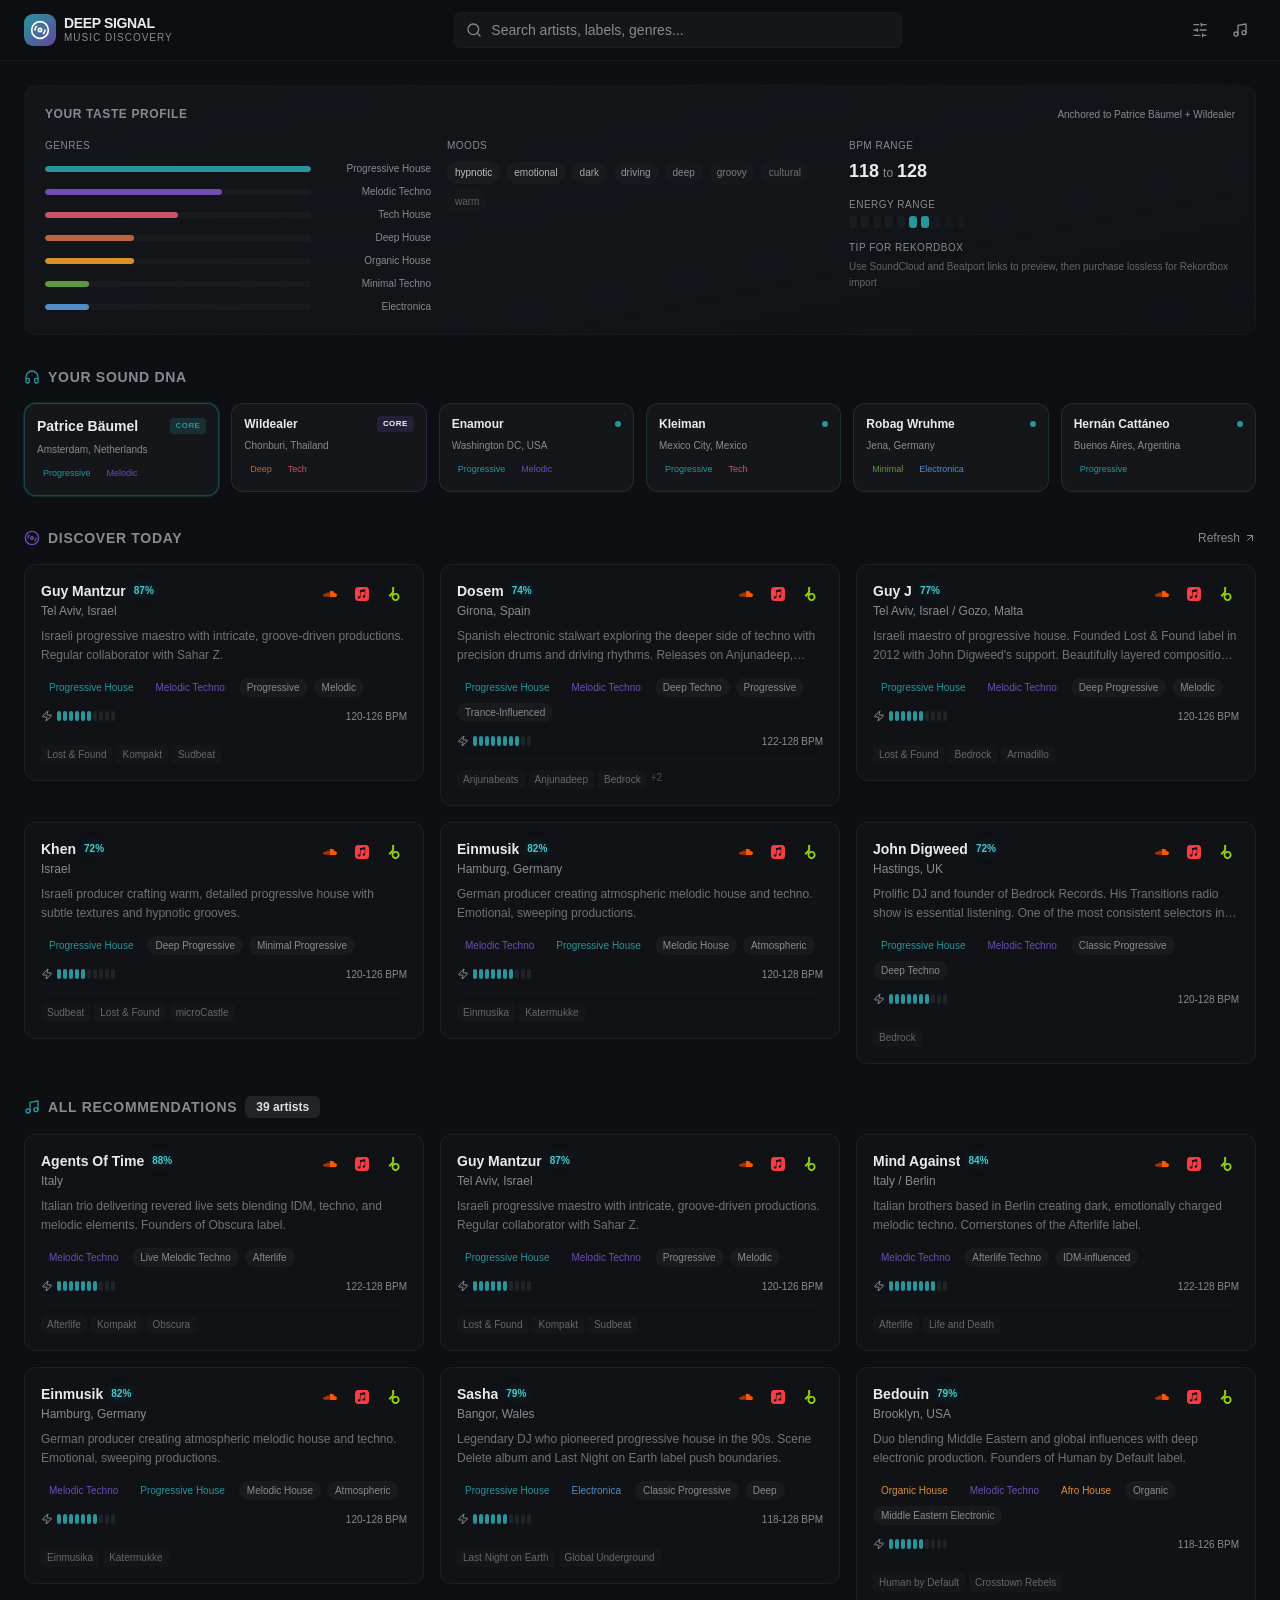
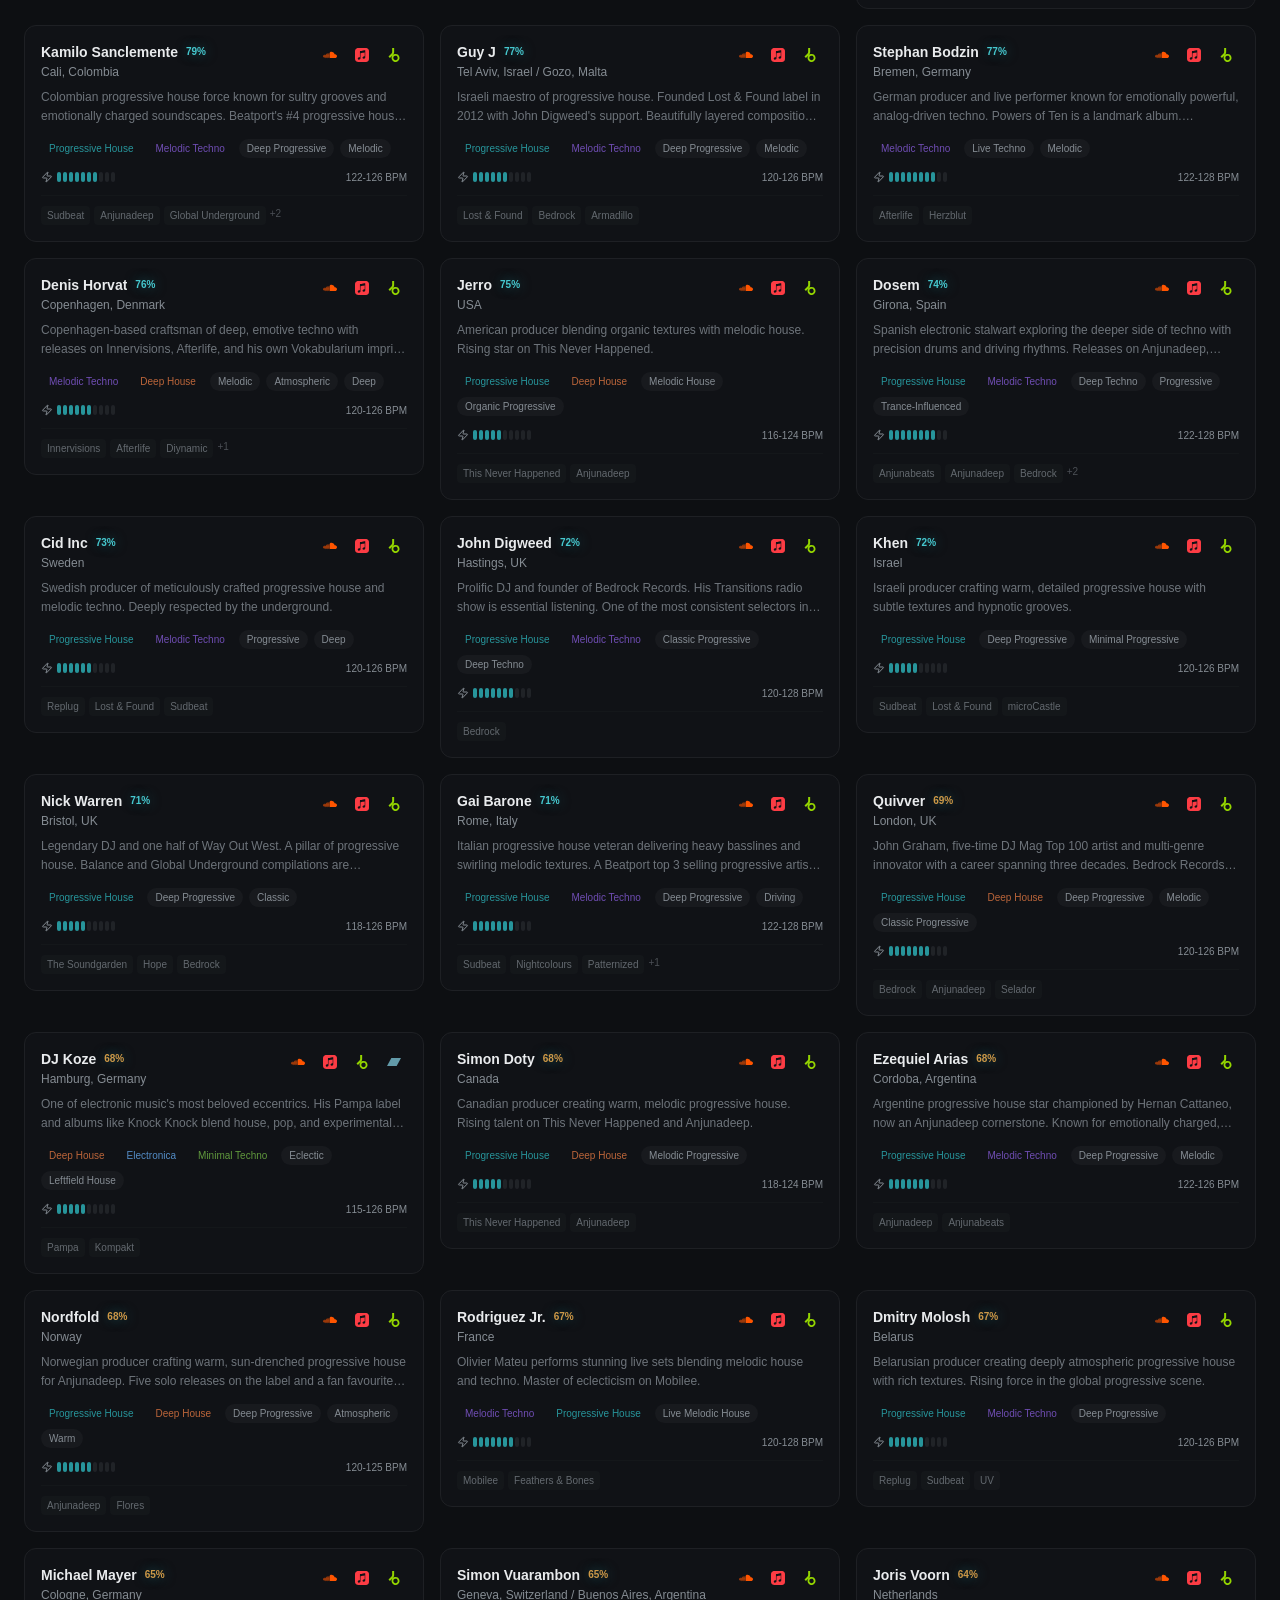
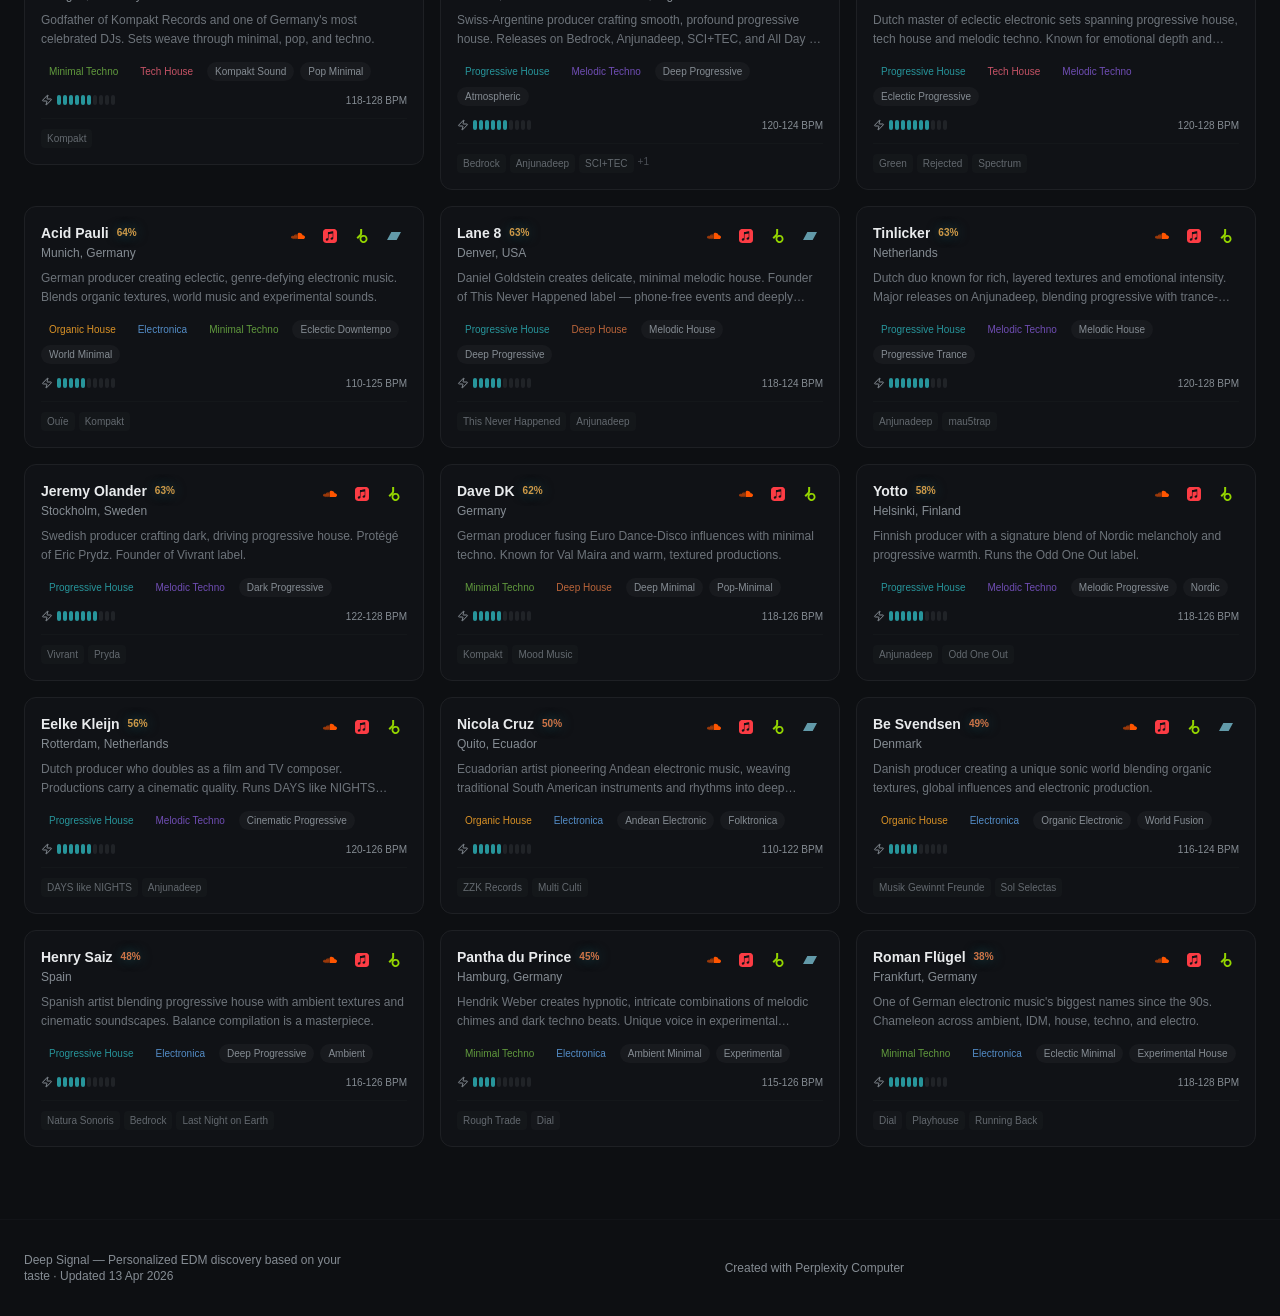
<file: index.html>
<!DOCTYPE html>
<html lang="en">
  <head>
    <!--
       ______                            __
      / ____/___  ____ ___  ____  __  __/ /____  _____
     / /   / __ \/ __ `__ \/ __ \/ / / / __/ _ \/ ___/
    / /___/ /_/ / / / / / / /_/ / /_/ / /_/  __/ /
    \____/\____/_/ /_/ /_/ .___/\__,_/\__/\___/_/
                        /_/
            Created with Perplexity Computer
            https://www.perplexity.ai/computer
    -->
    <meta name="generator" content="Perplexity Computer">
    <meta name="author" content="Perplexity Computer">
    <meta property="og:see_also" content="https://www.perplexity.ai/computer">
    <link rel="author" href="https://www.perplexity.ai/computer">
    <meta charset="UTF-8" />
    <meta name="viewport" content="width=device-width, initial-scale=1.0, maximum-scale=1, viewport-fit=cover" />
    <title>Deep Signal</title>
    <meta name="description" content="Personalized electronic music discovery based on your taste in progressive house, melodic techno, and minimal techno" />
    <link rel="icon" type="image/png" href="./favicon.png" />
    <!-- PWA Manifest -->
    <link rel="manifest" href="./manifest.json" />
    <meta name="theme-color" content="#2a9d8f" />
    <!-- Apple PWA -->
    <meta name="apple-mobile-web-app-capable" content="yes" />
    <meta name="apple-mobile-web-app-status-bar-style" content="black-translucent" />
    <meta name="apple-mobile-web-app-title" content="Deep Signal" />
    <link rel="apple-touch-icon" href="./apple-touch-icon.png" />
    <script type="module" crossorigin src="./assets/index-B1f-OzAr.js"></script>
    <link rel="stylesheet" crossorigin href="./assets/index-C-_M8vNr.css">
  </head>
  <body>
    <div id="root"></div>
  </body>
</html>
</file>
<file: assets/index-C-_M8vNr.css>
@import"https://api.fontshare.com/v2/css?f[]=general-sans@400,500,600,700&f[]=cabinet-grotesk@500,700,800&display=swap";*,:before,:after{--tw-border-spacing-x: 0;--tw-border-spacing-y: 0;--tw-translate-x: 0;--tw-translate-y: 0;--tw-rotate: 0;--tw-skew-x: 0;--tw-skew-y: 0;--tw-scale-x: 1;--tw-scale-y: 1;--tw-pan-x: ;--tw-pan-y: ;--tw-pinch-zoom: ;--tw-scroll-snap-strictness: proximity;--tw-gradient-from-position: ;--tw-gradient-via-position: ;--tw-gradient-to-position: ;--tw-ordinal: ;--tw-slashed-zero: ;--tw-numeric-figure: ;--tw-numeric-spacing: ;--tw-numeric-fraction: ;--tw-ring-inset: ;--tw-ring-offset-width: 0px;--tw-ring-offset-color: #fff;--tw-ring-color: rgb(59 130 246 / .5);--tw-ring-offset-shadow: 0 0 #0000;--tw-ring-shadow: 0 0 #0000;--tw-shadow: 0 0 #0000;--tw-shadow-colored: 0 0 #0000;--tw-blur: ;--tw-brightness: ;--tw-contrast: ;--tw-grayscale: ;--tw-hue-rotate: ;--tw-invert: ;--tw-saturate: ;--tw-sepia: ;--tw-drop-shadow: ;--tw-backdrop-blur: ;--tw-backdrop-brightness: ;--tw-backdrop-contrast: ;--tw-backdrop-grayscale: ;--tw-backdrop-hue-rotate: ;--tw-backdrop-invert: ;--tw-backdrop-opacity: ;--tw-backdrop-saturate: ;--tw-backdrop-sepia: ;--tw-contain-size: ;--tw-contain-layout: ;--tw-contain-paint: ;--tw-contain-style: }::backdrop{--tw-border-spacing-x: 0;--tw-border-spacing-y: 0;--tw-translate-x: 0;--tw-translate-y: 0;--tw-rotate: 0;--tw-skew-x: 0;--tw-skew-y: 0;--tw-scale-x: 1;--tw-scale-y: 1;--tw-pan-x: ;--tw-pan-y: ;--tw-pinch-zoom: ;--tw-scroll-snap-strictness: proximity;--tw-gradient-from-position: ;--tw-gradient-via-position: ;--tw-gradient-to-position: ;--tw-ordinal: ;--tw-slashed-zero: ;--tw-numeric-figure: ;--tw-numeric-spacing: ;--tw-numeric-fraction: ;--tw-ring-inset: ;--tw-ring-offset-width: 0px;--tw-ring-offset-color: #fff;--tw-ring-color: rgb(59 130 246 / .5);--tw-ring-offset-shadow: 0 0 #0000;--tw-ring-shadow: 0 0 #0000;--tw-shadow: 0 0 #0000;--tw-shadow-colored: 0 0 #0000;--tw-blur: ;--tw-brightness: ;--tw-contrast: ;--tw-grayscale: ;--tw-hue-rotate: ;--tw-invert: ;--tw-saturate: ;--tw-sepia: ;--tw-drop-shadow: ;--tw-backdrop-blur: ;--tw-backdrop-brightness: ;--tw-backdrop-contrast: ;--tw-backdrop-grayscale: ;--tw-backdrop-hue-rotate: ;--tw-backdrop-invert: ;--tw-backdrop-opacity: ;--tw-backdrop-saturate: ;--tw-backdrop-sepia: ;--tw-contain-size: ;--tw-contain-layout: ;--tw-contain-paint: ;--tw-contain-style: }*,:before,:after{box-sizing:border-box;border-width:0;border-style:solid;border-color:#e5e7eb}:before,:after{--tw-content: ""}html,:host{line-height:1.5;-webkit-text-size-adjust:100%;-moz-tab-size:4;-o-tab-size:4;tab-size:4;font-family:var(--font-sans);font-feature-settings:normal;font-variation-settings:normal;-webkit-tap-highlight-color:transparent}body{margin:0;line-height:inherit}hr{height:0;color:inherit;border-top-width:1px}abbr:where([title]){-webkit-text-decoration:underline dotted;text-decoration:underline dotted}h1,h2,h3,h4,h5,h6{font-size:inherit;font-weight:inherit}a{color:inherit;text-decoration:inherit}b,strong{font-weight:bolder}code,kbd,samp,pre{font-family:var(--font-mono);font-feature-settings:normal;font-variation-settings:normal;font-size:1em}small{font-size:80%}sub,sup{font-size:75%;line-height:0;position:relative;vertical-align:baseline}sub{bottom:-.25em}sup{top:-.5em}table{text-indent:0;border-color:inherit;border-collapse:collapse}button,input,optgroup,select,textarea{font-family:inherit;font-feature-settings:inherit;font-variation-settings:inherit;font-size:100%;font-weight:inherit;line-height:inherit;letter-spacing:inherit;color:inherit;margin:0;padding:0}button,select{text-transform:none}button,input:where([type=button]),input:where([type=reset]),input:where([type=submit]){-webkit-appearance:button;background-color:transparent;background-image:none}:-moz-focusring{outline:auto}:-moz-ui-invalid{box-shadow:none}progress{vertical-align:baseline}::-webkit-inner-spin-button,::-webkit-outer-spin-button{height:auto}[type=search]{-webkit-appearance:textfield;outline-offset:-2px}::-webkit-search-decoration{-webkit-appearance:none}::-webkit-file-upload-button{-webkit-appearance:button;font:inherit}summary{display:list-item}blockquote,dl,dd,h1,h2,h3,h4,h5,h6,hr,figure,p,pre{margin:0}fieldset{margin:0;padding:0}legend{padding:0}ol,ul,menu{list-style:none;margin:0;padding:0}dialog{padding:0}textarea{resize:vertical}input::-moz-placeholder,textarea::-moz-placeholder{opacity:1;color:#9ca3af}input::placeholder,textarea::placeholder{opacity:1;color:#9ca3af}button,[role=button]{cursor:pointer}:disabled{cursor:default}img,svg,video,canvas,audio,iframe,embed,object{display:block;vertical-align:middle}img,video{max-width:100%;height:auto}[hidden]:where(:not([hidden=until-found])){display:none}*{--tw-border-opacity: 1;border-color:hsl(var(--border) / var(--tw-border-opacity, 1))}body{--tw-bg-opacity: 1;background-color:hsl(var(--background) / var(--tw-bg-opacity, 1));font-family:var(--font-sans);--tw-text-opacity: 1;color:hsl(var(--foreground) / var(--tw-text-opacity, 1));-webkit-font-smoothing:antialiased;-moz-osx-font-smoothing:grayscale}.sr-only{position:absolute;width:1px;height:1px;padding:0;margin:-1px;overflow:hidden;clip:rect(0,0,0,0);white-space:nowrap;border-width:0}.pointer-events-none{pointer-events:none}.pointer-events-auto{pointer-events:auto}.visible{visibility:visible}.invisible{visibility:hidden}.fixed{position:fixed}.absolute{position:absolute}.relative{position:relative}.sticky{position:sticky}.inset-0{inset:0}.inset-x-0{left:0;right:0}.inset-y-0{top:0;bottom:0}.-bottom-12{bottom:-3rem}.-left-12{left:-3rem}.-right-12{right:-3rem}.-top-12{top:-3rem}.bottom-0{bottom:0}.left-0{left:0}.left-1{left:.25rem}.left-1\/2{left:50%}.left-2{left:.5rem}.left-3{left:.75rem}.left-\[50\%\]{left:50%}.right-0{right:0}.right-1{right:.25rem}.right-2{right:.5rem}.right-3{right:.75rem}.right-4{right:1rem}.top-0{top:0}.top-1\.5{top:.375rem}.top-1\/2{top:50%}.top-2{top:.5rem}.top-3\.5{top:.875rem}.top-4{top:1rem}.top-\[1px\]{top:1px}.top-\[50\%\]{top:50%}.top-\[60\%\]{top:60%}.top-full{top:100%}.z-10{z-index:10}.z-20{z-index:20}.z-50{z-index:50}.z-\[100\]{z-index:100}.z-\[1\]{z-index:1}.-mx-1{margin-left:-.25rem;margin-right:-.25rem}.mx-2{margin-left:.5rem;margin-right:.5rem}.mx-3\.5{margin-left:.875rem;margin-right:.875rem}.mx-4{margin-left:1rem;margin-right:1rem}.mx-auto{margin-left:auto;margin-right:auto}.my-0\.5{margin-top:.125rem;margin-bottom:.125rem}.my-1{margin-top:.25rem;margin-bottom:.25rem}.-ml-4{margin-left:-1rem}.-mt-16{margin-top:-4rem}.-mt-4{margin-top:-1rem}.mb-0\.5{margin-bottom:.125rem}.mb-1{margin-bottom:.25rem}.mb-1\.5{margin-bottom:.375rem}.mb-2{margin-bottom:.5rem}.mb-3{margin-bottom:.75rem}.mb-4{margin-bottom:1rem}.mb-6{margin-bottom:1.5rem}.mb-8{margin-bottom:2rem}.ml-1{margin-left:.25rem}.ml-auto{margin-left:auto}.mr-1{margin-right:.25rem}.mr-2{margin-right:.5rem}.mt-1{margin-top:.25rem}.mt-1\.5{margin-top:.375rem}.mt-12{margin-top:3rem}.mt-2{margin-top:.5rem}.mt-2\.5{margin-top:.625rem}.mt-24{margin-top:6rem}.mt-4{margin-top:1rem}.mt-auto{margin-top:auto}.line-clamp-2{overflow:hidden;display:-webkit-box;-webkit-box-orient:vertical;-webkit-line-clamp:2}.block{display:block}.flex{display:flex}.inline-flex{display:inline-flex}.table{display:table}.grid{display:grid}.hidden{display:none}.aspect-square{aspect-ratio:1 / 1}.aspect-video{aspect-ratio:16 / 9}.size-4{width:1rem;height:1rem}.h-1\.5{height:.375rem}.h-10{height:2.5rem}.h-11{height:2.75rem}.h-12{height:3rem}.h-2{height:.5rem}.h-2\.5{height:.625rem}.h-20{height:5rem}.h-3{height:.75rem}.h-3\.5{height:.875rem}.h-32{height:8rem}.h-4{height:1rem}.h-5{height:1.25rem}.h-6{height:1.5rem}.h-7{height:1.75rem}.h-8{height:2rem}.h-9{height:2.25rem}.h-\[1px\]{height:1px}.h-\[var\(--radix-navigation-menu-viewport-height\)\]{height:var(--radix-navigation-menu-viewport-height)}.h-\[var\(--radix-select-trigger-height\)\]{height:var(--radix-select-trigger-height)}.h-auto{height:auto}.h-full{height:100%}.h-px{height:1px}.h-svh{height:100svh}.max-h-\[--radix-context-menu-content-available-height\]{max-height:var(--radix-context-menu-content-available-height)}.max-h-\[--radix-select-content-available-height\]{max-height:var(--radix-select-content-available-height)}.max-h-\[300px\]{max-height:300px}.max-h-\[var\(--radix-dropdown-menu-content-available-height\)\]{max-height:var(--radix-dropdown-menu-content-available-height)}.max-h-screen{max-height:100vh}.min-h-0{min-height:0px}.min-h-10{min-height:2.5rem}.min-h-8{min-height:2rem}.min-h-9{min-height:2.25rem}.min-h-\[80px\]{min-height:80px}.min-h-screen{min-height:100vh}.min-h-svh{min-height:100svh}.w-0{width:0px}.w-1{width:.25rem}.w-1\.5{width:.375rem}.w-10{width:2.5rem}.w-11{width:2.75rem}.w-2{width:.5rem}.w-2\.5{width:.625rem}.w-28{width:7rem}.w-3{width:.75rem}.w-3\.5{width:.875rem}.w-3\/4{width:75%}.w-32{width:8rem}.w-4{width:1rem}.w-48{width:12rem}.w-5{width:1.25rem}.w-64{width:16rem}.w-7{width:1.75rem}.w-72{width:18rem}.w-8{width:2rem}.w-9{width:2.25rem}.w-\[100px\]{width:100px}.w-\[1px\]{width:1px}.w-\[var\(--sidebar-width\)\]{width:var(--sidebar-width)}.w-auto{width:auto}.w-full{width:100%}.w-max{width:-moz-max-content;width:max-content}.w-px{width:1px}.min-w-0{min-width:0px}.min-w-10{min-width:2.5rem}.min-w-11{min-width:2.75rem}.min-w-5{min-width:1.25rem}.min-w-9{min-width:2.25rem}.min-w-\[12rem\]{min-width:12rem}.min-w-\[8rem\]{min-width:8rem}.min-w-\[var\(--radix-select-trigger-width\)\]{min-width:var(--radix-select-trigger-width)}.max-w-4xl{max-width:56rem}.max-w-5xl{max-width:64rem}.max-w-7xl{max-width:80rem}.max-w-\[var\(--skeleton-width\)\]{max-width:var(--skeleton-width)}.max-w-lg{max-width:32rem}.max-w-max{max-width:-moz-max-content;max-width:max-content}.max-w-md{max-width:28rem}.flex-1{flex:1 1 0%}.shrink-0{flex-shrink:0}.grow{flex-grow:1}.grow-0{flex-grow:0}.basis-full{flex-basis:100%}.caption-bottom{caption-side:bottom}.border-collapse{border-collapse:collapse}.origin-\[--radix-context-menu-content-transform-origin\]{transform-origin:var(--radix-context-menu-content-transform-origin)}.origin-\[--radix-dropdown-menu-content-transform-origin\]{transform-origin:var(--radix-dropdown-menu-content-transform-origin)}.origin-\[--radix-hover-card-content-transform-origin\]{transform-origin:var(--radix-hover-card-content-transform-origin)}.origin-\[--radix-menubar-content-transform-origin\]{transform-origin:var(--radix-menubar-content-transform-origin)}.origin-\[--radix-popover-content-transform-origin\]{transform-origin:var(--radix-popover-content-transform-origin)}.origin-\[--radix-select-content-transform-origin\]{transform-origin:var(--radix-select-content-transform-origin)}.origin-\[--radix-tooltip-content-transform-origin\]{transform-origin:var(--radix-tooltip-content-transform-origin)}.-translate-x-1\/2{--tw-translate-x: -50%;transform:translate(var(--tw-translate-x),var(--tw-translate-y)) rotate(var(--tw-rotate)) skew(var(--tw-skew-x)) skewY(var(--tw-skew-y)) scaleX(var(--tw-scale-x)) scaleY(var(--tw-scale-y))}.-translate-x-px{--tw-translate-x: -1px;transform:translate(var(--tw-translate-x),var(--tw-translate-y)) rotate(var(--tw-rotate)) skew(var(--tw-skew-x)) skewY(var(--tw-skew-y)) scaleX(var(--tw-scale-x)) scaleY(var(--tw-scale-y))}.-translate-y-1\/2{--tw-translate-y: -50%;transform:translate(var(--tw-translate-x),var(--tw-translate-y)) rotate(var(--tw-rotate)) skew(var(--tw-skew-x)) skewY(var(--tw-skew-y)) scaleX(var(--tw-scale-x)) scaleY(var(--tw-scale-y))}.translate-x-\[-50\%\]{--tw-translate-x: -50%;transform:translate(var(--tw-translate-x),var(--tw-translate-y)) rotate(var(--tw-rotate)) skew(var(--tw-skew-x)) skewY(var(--tw-skew-y)) scaleX(var(--tw-scale-x)) scaleY(var(--tw-scale-y))}.translate-x-px{--tw-translate-x: 1px;transform:translate(var(--tw-translate-x),var(--tw-translate-y)) rotate(var(--tw-rotate)) skew(var(--tw-skew-x)) skewY(var(--tw-skew-y)) scaleX(var(--tw-scale-x)) scaleY(var(--tw-scale-y))}.translate-y-\[-50\%\]{--tw-translate-y: -50%;transform:translate(var(--tw-translate-x),var(--tw-translate-y)) rotate(var(--tw-rotate)) skew(var(--tw-skew-x)) skewY(var(--tw-skew-y)) scaleX(var(--tw-scale-x)) scaleY(var(--tw-scale-y))}.rotate-45{--tw-rotate: 45deg;transform:translate(var(--tw-translate-x),var(--tw-translate-y)) rotate(var(--tw-rotate)) skew(var(--tw-skew-x)) skewY(var(--tw-skew-y)) scaleX(var(--tw-scale-x)) scaleY(var(--tw-scale-y))}.rotate-90{--tw-rotate: 90deg;transform:translate(var(--tw-translate-x),var(--tw-translate-y)) rotate(var(--tw-rotate)) skew(var(--tw-skew-x)) skewY(var(--tw-skew-y)) scaleX(var(--tw-scale-x)) scaleY(var(--tw-scale-y))}.transform{transform:translate(var(--tw-translate-x),var(--tw-translate-y)) rotate(var(--tw-rotate)) skew(var(--tw-skew-x)) skewY(var(--tw-skew-y)) scaleX(var(--tw-scale-x)) scaleY(var(--tw-scale-y))}@keyframes pulse{50%{opacity:.5}}.animate-pulse{animation:pulse 2s cubic-bezier(.4,0,.6,1) infinite}.cursor-default{cursor:default}.cursor-pointer{cursor:pointer}.touch-none{touch-action:none}.select-none{-webkit-user-select:none;-moz-user-select:none;user-select:none}.list-none{list-style-type:none}.grid-cols-1{grid-template-columns:repeat(1,minmax(0,1fr))}.grid-cols-2{grid-template-columns:repeat(2,minmax(0,1fr))}.flex-row{flex-direction:row}.flex-col{flex-direction:column}.flex-col-reverse{flex-direction:column-reverse}.flex-wrap{flex-wrap:wrap}.items-start{align-items:flex-start}.items-end{align-items:flex-end}.items-center{align-items:center}.items-baseline{align-items:baseline}.items-stretch{align-items:stretch}.justify-center{justify-content:center}.justify-between{justify-content:space-between}.gap-0\.5{gap:.125rem}.gap-1{gap:.25rem}.gap-1\.5{gap:.375rem}.gap-2{gap:.5rem}.gap-3{gap:.75rem}.gap-4{gap:1rem}.space-x-1>:not([hidden])~:not([hidden]){--tw-space-x-reverse: 0;margin-right:calc(.25rem * var(--tw-space-x-reverse));margin-left:calc(.25rem * calc(1 - var(--tw-space-x-reverse)))}.space-x-4>:not([hidden])~:not([hidden]){--tw-space-x-reverse: 0;margin-right:calc(1rem * var(--tw-space-x-reverse));margin-left:calc(1rem * calc(1 - var(--tw-space-x-reverse)))}.space-y-1>:not([hidden])~:not([hidden]){--tw-space-y-reverse: 0;margin-top:calc(.25rem * calc(1 - var(--tw-space-y-reverse)));margin-bottom:calc(.25rem * var(--tw-space-y-reverse))}.space-y-1\.5>:not([hidden])~:not([hidden]){--tw-space-y-reverse: 0;margin-top:calc(.375rem * calc(1 - var(--tw-space-y-reverse)));margin-bottom:calc(.375rem * var(--tw-space-y-reverse))}.space-y-2>:not([hidden])~:not([hidden]){--tw-space-y-reverse: 0;margin-top:calc(.5rem * calc(1 - var(--tw-space-y-reverse)));margin-bottom:calc(.5rem * var(--tw-space-y-reverse))}.space-y-3>:not([hidden])~:not([hidden]){--tw-space-y-reverse: 0;margin-top:calc(.75rem * calc(1 - var(--tw-space-y-reverse)));margin-bottom:calc(.75rem * var(--tw-space-y-reverse))}.space-y-4>:not([hidden])~:not([hidden]){--tw-space-y-reverse: 0;margin-top:calc(1rem * calc(1 - var(--tw-space-y-reverse)));margin-bottom:calc(1rem * var(--tw-space-y-reverse))}.space-y-6>:not([hidden])~:not([hidden]){--tw-space-y-reverse: 0;margin-top:calc(1.5rem * calc(1 - var(--tw-space-y-reverse)));margin-bottom:calc(1.5rem * var(--tw-space-y-reverse))}.space-y-8>:not([hidden])~:not([hidden]){--tw-space-y-reverse: 0;margin-top:calc(2rem * calc(1 - var(--tw-space-y-reverse)));margin-bottom:calc(2rem * var(--tw-space-y-reverse))}.overflow-auto{overflow:auto}.overflow-hidden{overflow:hidden}.overflow-y-auto{overflow-y:auto}.overflow-x-hidden{overflow-x:hidden}.truncate{overflow:hidden;text-overflow:ellipsis;white-space:nowrap}.whitespace-nowrap{white-space:nowrap}.break-words{overflow-wrap:break-word}.rounded{border-radius:.25rem}.rounded-\[2px\]{border-radius:2px}.rounded-\[inherit\]{border-radius:inherit}.rounded-full{border-radius:9999px}.rounded-lg{border-radius:.5625rem}.rounded-md{border-radius:.375rem}.rounded-sm{border-radius:.1875rem}.rounded-xl{border-radius:.75rem}.rounded-t-\[10px\]{border-top-left-radius:10px;border-top-right-radius:10px}.rounded-tl-sm{border-top-left-radius:.1875rem}.border{border-width:1px}.border-2{border-width:2px}.border-\[1\.5px\]{border-width:1.5px}.border-y{border-top-width:1px;border-bottom-width:1px}.border-b{border-bottom-width:1px}.border-l{border-left-width:1px}.border-r{border-right-width:1px}.border-t{border-top-width:1px}.border-dashed{border-style:dashed}.border-\[--color-border\]{border-color:var(--color-border)}.border-accent\/30{border-color:hsl(var(--accent) / .3)}.border-border\/30{border-color:hsl(var(--border) / .3)}.border-border\/50{border-color:hsl(var(--border) / .5)}.border-card-border{--tw-border-opacity: 1;border-color:hsl(var(--card-border) / var(--tw-border-opacity, 1))}.border-card-border\/50{border-color:hsl(var(--card-border) / .5)}.border-destructive{--tw-border-opacity: 1;border-color:hsl(var(--destructive) / var(--tw-border-opacity, 1))}.border-destructive-border{border-color:var(--destructive-border)}.border-destructive\/50{border-color:hsl(var(--destructive) / .5)}.border-input{--tw-border-opacity: 1;border-color:hsl(var(--input) / var(--tw-border-opacity, 1))}.border-primary{--tw-border-opacity: 1;border-color:hsl(var(--primary) / var(--tw-border-opacity, 1))}.border-primary-border{border-color:var(--primary-border)}.border-primary\/20{border-color:hsl(var(--primary) / .2)}.border-primary\/40{border-color:hsl(var(--primary) / .4)}.border-secondary-border{border-color:var(--secondary-border)}.border-sidebar-border{--tw-border-opacity: 1;border-color:hsl(var(--sidebar-border) / var(--tw-border-opacity, 1))}.border-transparent{border-color:transparent}.border-l-transparent{border-left-color:transparent}.border-t-transparent{border-top-color:transparent}.bg-\[--color-bg\]{background-color:var(--color-bg)}.bg-accent{--tw-bg-opacity: 1;background-color:hsl(var(--accent) / var(--tw-bg-opacity, 1))}.bg-accent\/20{background-color:hsl(var(--accent) / .2)}.bg-background{--tw-bg-opacity: 1;background-color:hsl(var(--background) / var(--tw-bg-opacity, 1))}.bg-background\/80{background-color:hsl(var(--background) / .8)}.bg-black\/80{background-color:#000c}.bg-border{--tw-bg-opacity: 1;background-color:hsl(var(--border) / var(--tw-bg-opacity, 1))}.bg-card{--tw-bg-opacity: 1;background-color:hsl(var(--card) / var(--tw-bg-opacity, 1))}.bg-card\/30{background-color:hsl(var(--card) / .3)}.bg-card\/50{background-color:hsl(var(--card) / .5)}.bg-destructive{--tw-bg-opacity: 1;background-color:hsl(var(--destructive) / var(--tw-bg-opacity, 1))}.bg-foreground{--tw-bg-opacity: 1;background-color:hsl(var(--foreground) / var(--tw-bg-opacity, 1))}.bg-gray-50{--tw-bg-opacity: 1;background-color:rgb(249 250 251 / var(--tw-bg-opacity, 1))}.bg-muted{--tw-bg-opacity: 1;background-color:hsl(var(--muted) / var(--tw-bg-opacity, 1))}.bg-muted\/50{background-color:hsl(var(--muted) / .5)}.bg-popover{--tw-bg-opacity: 1;background-color:hsl(var(--popover) / var(--tw-bg-opacity, 1))}.bg-primary{--tw-bg-opacity: 1;background-color:hsl(var(--primary) / var(--tw-bg-opacity, 1))}.bg-primary\/20{background-color:hsl(var(--primary) / .2)}.bg-secondary{--tw-bg-opacity: 1;background-color:hsl(var(--secondary) / var(--tw-bg-opacity, 1))}.bg-secondary\/30{background-color:hsl(var(--secondary) / .3)}.bg-secondary\/50{background-color:hsl(var(--secondary) / .5)}.bg-sidebar{--tw-bg-opacity: 1;background-color:hsl(var(--sidebar) / var(--tw-bg-opacity, 1))}.bg-sidebar-border{--tw-bg-opacity: 1;background-color:hsl(var(--sidebar-border) / var(--tw-bg-opacity, 1))}.bg-transparent{background-color:transparent}.bg-gradient-to-b{background-image:linear-gradient(to bottom,var(--tw-gradient-stops))}.bg-gradient-to-br{background-image:linear-gradient(to bottom right,var(--tw-gradient-stops))}.from-\[hsl\(183\,60\%\,38\%\)\]{--tw-gradient-from: hsl(183,60%,38%) var(--tw-gradient-from-position);--tw-gradient-to: hsl(183 60% 38% / 0) var(--tw-gradient-to-position);--tw-gradient-stops: var(--tw-gradient-from), var(--tw-gradient-to)}.from-card{--tw-gradient-from: hsl(var(--card) / 1) var(--tw-gradient-from-position);--tw-gradient-to: hsl(var(--card) / 0) var(--tw-gradient-to-position);--tw-gradient-stops: var(--tw-gradient-from), var(--tw-gradient-to)}.from-transparent{--tw-gradient-from: transparent var(--tw-gradient-from-position);--tw-gradient-to: rgb(0 0 0 / 0) var(--tw-gradient-to-position);--tw-gradient-stops: var(--tw-gradient-from), var(--tw-gradient-to)}.via-card\/80{--tw-gradient-to: hsl(var(--card) / 0) var(--tw-gradient-to-position);--tw-gradient-stops: var(--tw-gradient-from), hsl(var(--card) / .8) var(--tw-gradient-via-position), var(--tw-gradient-to)}.to-\[hsl\(260\,40\%\,45\%\)\]{--tw-gradient-to: hsl(260,40%,45%) var(--tw-gradient-to-position)}.to-background{--tw-gradient-to: hsl(var(--background) / 1) var(--tw-gradient-to-position)}.to-card\/50{--tw-gradient-to: hsl(var(--card) / .5) var(--tw-gradient-to-position)}.fill-current{fill:currentColor}.p-0{padding:0}.p-1{padding:.25rem}.p-1\.5{padding:.375rem}.p-2{padding:.5rem}.p-3{padding:.75rem}.p-4{padding:1rem}.p-5{padding:1.25rem}.p-6{padding:1.5rem}.p-\[1px\]{padding:1px}.px-1{padding-left:.25rem;padding-right:.25rem}.px-1\.5{padding-left:.375rem;padding-right:.375rem}.px-2{padding-left:.5rem;padding-right:.5rem}.px-2\.5{padding-left:.625rem;padding-right:.625rem}.px-3{padding-left:.75rem;padding-right:.75rem}.px-4{padding-left:1rem;padding-right:1rem}.px-5{padding-left:1.25rem;padding-right:1.25rem}.px-8{padding-left:2rem;padding-right:2rem}.py-0\.5{padding-top:.125rem;padding-bottom:.125rem}.py-1{padding-top:.25rem;padding-bottom:.25rem}.py-1\.5{padding-top:.375rem;padding-bottom:.375rem}.py-16{padding-top:4rem;padding-bottom:4rem}.py-2{padding-top:.5rem;padding-bottom:.5rem}.py-3{padding-top:.75rem;padding-bottom:.75rem}.py-4{padding-top:1rem;padding-bottom:1rem}.py-6{padding-top:1.5rem;padding-bottom:1.5rem}.py-8{padding-top:2rem;padding-bottom:2rem}.pb-3{padding-bottom:.75rem}.pb-4{padding-bottom:1rem}.pl-2\.5{padding-left:.625rem}.pl-4{padding-left:1rem}.pl-8{padding-left:2rem}.pl-9{padding-left:2.25rem}.pr-2{padding-right:.5rem}.pr-2\.5{padding-right:.625rem}.pr-8{padding-right:2rem}.pt-0{padding-top:0}.pt-1{padding-top:.25rem}.pt-2\.5{padding-top:.625rem}.pt-3{padding-top:.75rem}.pt-4{padding-top:1rem}.pt-6{padding-top:1.5rem}.text-left{text-align:left}.text-center{text-align:center}.text-right{text-align:right}.align-middle{vertical-align:middle}.font-mono{font-family:var(--font-mono)}.text-2xl{font-size:1.5rem;line-height:2rem}.text-\[0\.8rem\]{font-size:.8rem}.text-\[10px\]{font-size:10px}.text-\[8px\]{font-size:8px}.text-\[9px\]{font-size:9px}.text-base{font-size:1rem;line-height:1.5rem}.text-lg{font-size:1.125rem;line-height:1.75rem}.text-sm{font-size:.875rem;line-height:1.25rem}.text-xl{font-size:1.25rem;line-height:1.75rem}.text-xs{font-size:.75rem;line-height:1rem}.font-bold{font-weight:700}.font-medium{font-weight:500}.font-normal{font-weight:400}.font-semibold{font-weight:600}.uppercase{text-transform:uppercase}.tabular-nums{--tw-numeric-spacing: tabular-nums;font-variant-numeric:var(--tw-ordinal) var(--tw-slashed-zero) var(--tw-numeric-figure) var(--tw-numeric-spacing) var(--tw-numeric-fraction)}.leading-none{line-height:1}.leading-relaxed{line-height:1.625}.tracking-tight{letter-spacing:-.025em}.tracking-wider{letter-spacing:.05em}.tracking-widest{letter-spacing:.1em}.text-accent-foreground{--tw-text-opacity: 1;color:hsl(var(--accent-foreground) / var(--tw-text-opacity, 1))}.text-card-foreground{--tw-text-opacity: 1;color:hsl(var(--card-foreground) / var(--tw-text-opacity, 1))}.text-current{color:currentColor}.text-destructive{--tw-text-opacity: 1;color:hsl(var(--destructive) / var(--tw-text-opacity, 1))}.text-destructive-foreground{--tw-text-opacity: 1;color:hsl(var(--destructive-foreground) / var(--tw-text-opacity, 1))}.text-foreground{--tw-text-opacity: 1;color:hsl(var(--foreground) / var(--tw-text-opacity, 1))}.text-foreground\/50{color:hsl(var(--foreground) / .5)}.text-foreground\/80{color:hsl(var(--foreground) / .8)}.text-gray-600{--tw-text-opacity: 1;color:rgb(75 85 99 / var(--tw-text-opacity, 1))}.text-gray-900{--tw-text-opacity: 1;color:rgb(17 24 39 / var(--tw-text-opacity, 1))}.text-muted-foreground{--tw-text-opacity: 1;color:hsl(var(--muted-foreground) / var(--tw-text-opacity, 1))}.text-muted-foreground\/50{color:hsl(var(--muted-foreground) / .5)}.text-muted-foreground\/70{color:hsl(var(--muted-foreground) / .7)}.text-muted-foreground\/80{color:hsl(var(--muted-foreground) / .8)}.text-popover-foreground{--tw-text-opacity: 1;color:hsl(var(--popover-foreground) / var(--tw-text-opacity, 1))}.text-primary{--tw-text-opacity: 1;color:hsl(var(--primary) / var(--tw-text-opacity, 1))}.text-primary-foreground{--tw-text-opacity: 1;color:hsl(var(--primary-foreground) / var(--tw-text-opacity, 1))}.text-red-500{--tw-text-opacity: 1;color:rgb(239 68 68 / var(--tw-text-opacity, 1))}.text-secondary-foreground{--tw-text-opacity: 1;color:hsl(var(--secondary-foreground) / var(--tw-text-opacity, 1))}.text-sidebar-foreground{--tw-text-opacity: 1;color:hsl(var(--sidebar-foreground) / var(--tw-text-opacity, 1))}.text-sidebar-foreground\/70{color:hsl(var(--sidebar-foreground) / .7)}.text-white{--tw-text-opacity: 1;color:rgb(255 255 255 / var(--tw-text-opacity, 1))}.opacity-0{opacity:0}.opacity-50{opacity:.5}.opacity-60{opacity:.6}.opacity-70{opacity:.7}.opacity-90{opacity:.9}.shadow-\[0_0_0_1px_hsl\(var\(--sidebar-border\)\)\]{--tw-shadow: 0 0 0 1px hsl(var(--sidebar-border));--tw-shadow-colored: 0 0 0 1px var(--tw-shadow-color);box-shadow:var(--tw-ring-offset-shadow, 0 0 #0000),var(--tw-ring-shadow, 0 0 #0000),var(--tw-shadow)}.shadow-lg{--tw-shadow: 0 10px 15px -3px rgb(0 0 0 / .1), 0 4px 6px -4px rgb(0 0 0 / .1);--tw-shadow-colored: 0 10px 15px -3px var(--tw-shadow-color), 0 4px 6px -4px var(--tw-shadow-color);box-shadow:var(--tw-ring-offset-shadow, 0 0 #0000),var(--tw-ring-shadow, 0 0 #0000),var(--tw-shadow)}.shadow-md{--tw-shadow: 0 4px 6px -1px rgb(0 0 0 / .1), 0 2px 4px -2px rgb(0 0 0 / .1);--tw-shadow-colored: 0 4px 6px -1px var(--tw-shadow-color), 0 2px 4px -2px var(--tw-shadow-color);box-shadow:var(--tw-ring-offset-shadow, 0 0 #0000),var(--tw-ring-shadow, 0 0 #0000),var(--tw-shadow)}.shadow-none{--tw-shadow: 0 0 #0000;--tw-shadow-colored: 0 0 #0000;box-shadow:var(--tw-ring-offset-shadow, 0 0 #0000),var(--tw-ring-shadow, 0 0 #0000),var(--tw-shadow)}.shadow-sm{--tw-shadow: 0 1px 2px 0 rgb(0 0 0 / .05);--tw-shadow-colored: 0 1px 2px 0 var(--tw-shadow-color);box-shadow:var(--tw-ring-offset-shadow, 0 0 #0000),var(--tw-ring-shadow, 0 0 #0000),var(--tw-shadow)}.shadow-xl{--tw-shadow: 0 20px 25px -5px rgb(0 0 0 / .1), 0 8px 10px -6px rgb(0 0 0 / .1);--tw-shadow-colored: 0 20px 25px -5px var(--tw-shadow-color), 0 8px 10px -6px var(--tw-shadow-color);box-shadow:var(--tw-ring-offset-shadow, 0 0 #0000),var(--tw-ring-shadow, 0 0 #0000),var(--tw-shadow)}.outline-none{outline:2px solid transparent;outline-offset:2px}.outline{outline-style:solid}.outline-2{outline-width:2px}.outline-offset-2{outline-offset:2px}.outline-transparent{outline-color:transparent}.ring-0{--tw-ring-offset-shadow: var(--tw-ring-inset) 0 0 0 var(--tw-ring-offset-width) var(--tw-ring-offset-color);--tw-ring-shadow: var(--tw-ring-inset) 0 0 0 calc(0px + var(--tw-ring-offset-width)) var(--tw-ring-color);box-shadow:var(--tw-ring-offset-shadow),var(--tw-ring-shadow),var(--tw-shadow, 0 0 #0000)}.ring-1{--tw-ring-offset-shadow: var(--tw-ring-inset) 0 0 0 var(--tw-ring-offset-width) var(--tw-ring-offset-color);--tw-ring-shadow: var(--tw-ring-inset) 0 0 0 calc(1px + var(--tw-ring-offset-width)) var(--tw-ring-color);box-shadow:var(--tw-ring-offset-shadow),var(--tw-ring-shadow),var(--tw-shadow, 0 0 #0000)}.ring-2{--tw-ring-offset-shadow: var(--tw-ring-inset) 0 0 0 var(--tw-ring-offset-width) var(--tw-ring-offset-color);--tw-ring-shadow: var(--tw-ring-inset) 0 0 0 calc(2px + var(--tw-ring-offset-width)) var(--tw-ring-color);box-shadow:var(--tw-ring-offset-shadow),var(--tw-ring-shadow),var(--tw-shadow, 0 0 #0000)}.ring-primary\/20{--tw-ring-color: hsl(var(--primary) / .2)}.ring-ring{--tw-ring-opacity: 1;--tw-ring-color: hsl(var(--ring) / var(--tw-ring-opacity, 1))}.ring-sidebar-ring{--tw-ring-opacity: 1;--tw-ring-color: hsl(var(--sidebar-ring) / var(--tw-ring-opacity, 1))}.ring-offset-background{--tw-ring-offset-color: hsl(var(--background) / 1)}.filter{filter:var(--tw-blur) var(--tw-brightness) var(--tw-contrast) var(--tw-grayscale) var(--tw-hue-rotate) var(--tw-invert) var(--tw-saturate) var(--tw-sepia) var(--tw-drop-shadow)}.backdrop-blur-xl{--tw-backdrop-blur: blur(24px);-webkit-backdrop-filter:var(--tw-backdrop-blur) var(--tw-backdrop-brightness) var(--tw-backdrop-contrast) var(--tw-backdrop-grayscale) var(--tw-backdrop-hue-rotate) var(--tw-backdrop-invert) var(--tw-backdrop-opacity) var(--tw-backdrop-saturate) var(--tw-backdrop-sepia);backdrop-filter:var(--tw-backdrop-blur) var(--tw-backdrop-brightness) var(--tw-backdrop-contrast) var(--tw-backdrop-grayscale) var(--tw-backdrop-hue-rotate) var(--tw-backdrop-invert) var(--tw-backdrop-opacity) var(--tw-backdrop-saturate) var(--tw-backdrop-sepia)}.transition{transition-property:color,background-color,border-color,text-decoration-color,fill,stroke,opacity,box-shadow,transform,filter,backdrop-filter;transition-timing-function:cubic-bezier(.4,0,.2,1);transition-duration:.15s}.transition-\[left\,right\,width\]{transition-property:left,right,width;transition-timing-function:cubic-bezier(.4,0,.2,1);transition-duration:.15s}.transition-\[margin\,opacity\]{transition-property:margin,opacity;transition-timing-function:cubic-bezier(.4,0,.2,1);transition-duration:.15s}.transition-\[width\,height\,padding\]{transition-property:width,height,padding;transition-timing-function:cubic-bezier(.4,0,.2,1);transition-duration:.15s}.transition-\[width\]{transition-property:width;transition-timing-function:cubic-bezier(.4,0,.2,1);transition-duration:.15s}.transition-all{transition-property:all;transition-timing-function:cubic-bezier(.4,0,.2,1);transition-duration:.15s}.transition-colors{transition-property:color,background-color,border-color,text-decoration-color,fill,stroke;transition-timing-function:cubic-bezier(.4,0,.2,1);transition-duration:.15s}.transition-opacity{transition-property:opacity;transition-timing-function:cubic-bezier(.4,0,.2,1);transition-duration:.15s}.transition-transform{transition-property:transform;transition-timing-function:cubic-bezier(.4,0,.2,1);transition-duration:.15s}.duration-1000{transition-duration:1s}.duration-200{transition-duration:.2s}.ease-in-out{transition-timing-function:cubic-bezier(.4,0,.2,1)}.ease-linear{transition-timing-function:linear}@keyframes enter{0%{opacity:var(--tw-enter-opacity, 1);transform:translate3d(var(--tw-enter-translate-x, 0),var(--tw-enter-translate-y, 0),0) scale3d(var(--tw-enter-scale, 1),var(--tw-enter-scale, 1),var(--tw-enter-scale, 1)) rotate(var(--tw-enter-rotate, 0))}}@keyframes exit{to{opacity:var(--tw-exit-opacity, 1);transform:translate3d(var(--tw-exit-translate-x, 0),var(--tw-exit-translate-y, 0),0) scale3d(var(--tw-exit-scale, 1),var(--tw-exit-scale, 1),var(--tw-exit-scale, 1)) rotate(var(--tw-exit-rotate, 0))}}.animate-in{animation-name:enter;animation-duration:.15s;--tw-enter-opacity: initial;--tw-enter-scale: initial;--tw-enter-rotate: initial;--tw-enter-translate-x: initial;--tw-enter-translate-y: initial}.fade-in-0{--tw-enter-opacity: 0}.fade-in-80{--tw-enter-opacity: .8}.zoom-in-95{--tw-enter-scale: .95}.duration-1000{animation-duration:1s}.duration-200{animation-duration:.2s}.ease-in-out{animation-timing-function:cubic-bezier(.4,0,.2,1)}.ease-linear{animation-timing-function:linear}input[type=search]::-webkit-search-cancel-button{display:none}[contenteditable][data-placeholder]:empty:before{content:attr(data-placeholder);color:hsl(var(--muted-foreground));pointer-events:none}.border.toggle-elevate:before{inset:-1px}.hover-elevate:not(.no-default-hover-elevate),.active-elevate:not(.no-default-active-elevate),.hover-elevate-2:not(.no-default-hover-elevate),.active-elevate-2:not(.no-default-active-elevate){position:relative;z-index:0}.hover-elevate:not(.no-default-hover-elevate):after,.active-elevate:not(.no-default-active-elevate):after,.hover-elevate-2:not(.no-default-hover-elevate):after,.active-elevate-2:not(.no-default-active-elevate):after{content:"";pointer-events:none;position:absolute;inset:0;border-radius:inherit;z-index:999}.hover-elevate:hover:not(.no-default-hover-elevate):after,.active-elevate:active:not(.no-default-active-elevate):after{background-color:var(--elevate-1)}.hover-elevate-2:hover:not(.no-default-hover-elevate):after,.active-elevate-2:active:not(.no-default-active-elevate):after{background-color:var(--elevate-2)}.border.hover-elevate:not(.no-hover-interaction-elevate):after,.border.active-elevate:not(.no-active-interaction-elevate):after,.border.hover-elevate-2:not(.no-hover-interaction-elevate):after,.border.active-elevate-2:not(.no-active-interaction-elevate):after{inset:-1px}.\[border-color\:var\(--badge-outline\)\]{border-color:var(--badge-outline)}.\[border-color\:var\(--button-outline\)\]{border-color:var(--button-outline)}:root{--button-outline: rgba(255,255,255, .1);--badge-outline: rgba(255,255,255, .05);--opaque-button-border-intensity: 9;--elevate-1: rgba(255,255,255, .04);--elevate-2: rgba(255,255,255, .09);--background: 220 15% 6%;--foreground: 210 10% 92%;--border: 220 10% 14%;--card: 220 14% 9%;--card-foreground: 210 10% 92%;--card-border: 220 10% 13%;--sidebar: 220 14% 8%;--sidebar-foreground: 210 10% 92%;--sidebar-border: 220 10% 13%;--sidebar-primary: 183 60% 38%;--sidebar-primary-foreground: 0 0% 98%;--sidebar-accent: 220 10% 14%;--sidebar-accent-foreground: 210 10% 92%;--sidebar-ring: 183 60% 38%;--popover: 220 14% 10%;--popover-foreground: 210 10% 92%;--popover-border: 220 10% 15%;--primary: 183 60% 38%;--primary-foreground: 0 0% 98%;--secondary: 220 10% 14%;--secondary-foreground: 210 10% 88%;--muted: 220 10% 16%;--muted-foreground: 210 6% 55%;--accent: 260 40% 45%;--accent-foreground: 0 0% 98%;--destructive: 0 72% 51%;--destructive-foreground: 0 0% 98%;--input: 220 10% 20%;--ring: 183 60% 38%;--chart-1: 183 60% 48%;--chart-2: 260 50% 58%;--chart-3: 97 43% 47%;--chart-4: 36 80% 55%;--chart-5: 20 70% 55%;--font-sans: "General Sans", sans-serif;--font-display: "Cabinet Grotesk", sans-serif;--font-serif: Georgia, serif;--font-mono: "JetBrains Mono", monospace;--radius: .625rem;--shadow-2xs: 0px 1px 2px hsl(0 0% 0% / .15);--shadow-xs: 0px 2px 4px hsl(0 0% 0% / .15);--shadow-sm: 0px 2px 6px hsl(0 0% 0% / .2);--shadow: 0px 3px 8px hsl(0 0% 0% / .25);--shadow-md: 0px 4px 12px hsl(0 0% 0% / .3);--shadow-lg: 0px 8px 20px hsl(0 0% 0% / .35);--shadow-xl: 0px 12px 32px hsl(0 0% 0% / .4);--shadow-2xl: 0px 20px 48px hsl(0 0% 0% / .5);--tracking-normal: 0em;--spacing: .25rem;--sidebar-primary-border: hsl(var(--sidebar-primary));--sidebar-accent-border: hsl(var(--sidebar-accent));--primary-border: hsl(var(--primary));--secondary-border: hsl(var(--secondary));--muted-border: hsl(var(--muted));--accent-border: hsl(var(--accent));--destructive-border: hsl(var(--destructive))}.genre-progressive-house{--genre-color: 183 60% 38%}.genre-melodic-techno{--genre-color: 260 40% 50%}.genre-minimal-techno{--genre-color: 97 43% 42%}.genre-deep-house{--genre-color: 20 53% 48%}.genre-tech-house{--genre-color: 350 50% 55%}.genre-organic-house{--genre-color: 36 70% 50%}.genre-afro-house{--genre-color: 30 80% 55%}.genre-electronica{--genre-color: 210 50% 55%}::-webkit-scrollbar{width:6px}::-webkit-scrollbar-track{background:#0d0f12}::-webkit-scrollbar-thumb{background:#2e3138;border-radius:3px}::-webkit-scrollbar-thumb:hover{background:#40454f}.match-glow{text-shadow:0 0 12px hsl(183 60% 38% / .5)}@keyframes borderGlow{0%,to{border-color:#27959b66}50%{border-color:#6f4db366}}.seed-card{animation:borderGlow 4s ease-in-out infinite}.file\:border-0::file-selector-button{border-width:0px}.file\:bg-transparent::file-selector-button{background-color:transparent}.file\:text-sm::file-selector-button{font-size:.875rem;line-height:1.25rem}.file\:font-medium::file-selector-button{font-weight:500}.file\:text-foreground::file-selector-button{--tw-text-opacity: 1;color:hsl(var(--foreground) / var(--tw-text-opacity, 1))}.placeholder\:text-muted-foreground::-moz-placeholder{--tw-text-opacity: 1;color:hsl(var(--muted-foreground) / var(--tw-text-opacity, 1))}.placeholder\:text-muted-foreground::placeholder{--tw-text-opacity: 1;color:hsl(var(--muted-foreground) / var(--tw-text-opacity, 1))}.after\:pointer-events-none:after{content:var(--tw-content);pointer-events:none}.after\:absolute:after{content:var(--tw-content);position:absolute}.after\:-inset-2:after{content:var(--tw-content);inset:-.5rem}.after\:inset-0:after{content:var(--tw-content);inset:0}.after\:inset-y-0:after{content:var(--tw-content);top:0;bottom:0}.after\:left-1\/2:after{content:var(--tw-content);left:50%}.after\:block:after{content:var(--tw-content);display:block}.after\:w-1:after{content:var(--tw-content);width:.25rem}.after\:w-\[2px\]:after{content:var(--tw-content);width:2px}.after\:-translate-x-1\/2:after{content:var(--tw-content);--tw-translate-x: -50%;transform:translate(var(--tw-translate-x),var(--tw-translate-y)) rotate(var(--tw-rotate)) skew(var(--tw-skew-x)) skewY(var(--tw-skew-y)) scaleX(var(--tw-scale-x)) scaleY(var(--tw-scale-y))}.after\:rounded-full:after{content:var(--tw-content);border-radius:9999px}.after\:border:after{content:var(--tw-content);border-width:1px}.after\:border-black\/10:after{content:var(--tw-content);border-color:#0000001a}.after\:content-\[\'\'\]:after{--tw-content: "";content:var(--tw-content)}.after\:border.toggle-elevate:after:before{content:var(--tw-content);inset:-1px}.after\:border.hover-elevate:not(.no-hover-interaction-elevate):after:after,.after\:border.active-elevate:not(.no-active-interaction-elevate):after:after,.after\:border.hover-elevate-2:not(.no-hover-interaction-elevate):after:after,.after\:border.active-elevate-2:not(.no-active-interaction-elevate):after:after{content:var(--tw-content);inset:-1px}.first\:rounded-l-md:first-child{border-top-left-radius:.375rem;border-bottom-left-radius:.375rem}.first\:border-l:first-child{border-left-width:1px}.last\:rounded-r-md:last-child{border-top-right-radius:.375rem;border-bottom-right-radius:.375rem}.focus-within\:relative:focus-within{position:relative}.focus-within\:z-20:focus-within{z-index:20}.hover\:border-primary\/30:hover{border-color:hsl(var(--primary) / .3)}.hover\:bg-accent:hover{--tw-bg-opacity: 1;background-color:hsl(var(--accent) / var(--tw-bg-opacity, 1))}.hover\:bg-card\/80:hover{background-color:hsl(var(--card) / .8)}.hover\:bg-muted:hover{--tw-bg-opacity: 1;background-color:hsl(var(--muted) / var(--tw-bg-opacity, 1))}.hover\:bg-muted\/50:hover{background-color:hsl(var(--muted) / .5)}.hover\:bg-primary:hover{--tw-bg-opacity: 1;background-color:hsl(var(--primary) / var(--tw-bg-opacity, 1))}.hover\:bg-secondary:hover{--tw-bg-opacity: 1;background-color:hsl(var(--secondary) / var(--tw-bg-opacity, 1))}.hover\:bg-secondary\/80:hover{background-color:hsl(var(--secondary) / .8)}.hover\:bg-sidebar-accent:hover{--tw-bg-opacity: 1;background-color:hsl(var(--sidebar-accent) / var(--tw-bg-opacity, 1))}.hover\:bg-white\/10:hover{background-color:#ffffff1a}.hover\:text-accent-foreground:hover{--tw-text-opacity: 1;color:hsl(var(--accent-foreground) / var(--tw-text-opacity, 1))}.hover\:text-foreground:hover{--tw-text-opacity: 1;color:hsl(var(--foreground) / var(--tw-text-opacity, 1))}.hover\:text-muted-foreground:hover{--tw-text-opacity: 1;color:hsl(var(--muted-foreground) / var(--tw-text-opacity, 1))}.hover\:text-primary:hover{--tw-text-opacity: 1;color:hsl(var(--primary) / var(--tw-text-opacity, 1))}.hover\:text-primary-foreground:hover{--tw-text-opacity: 1;color:hsl(var(--primary-foreground) / var(--tw-text-opacity, 1))}.hover\:text-sidebar-accent-foreground:hover{--tw-text-opacity: 1;color:hsl(var(--sidebar-accent-foreground) / var(--tw-text-opacity, 1))}.hover\:underline:hover{text-decoration-line:underline}.hover\:opacity-100:hover{opacity:1}.hover\:shadow-\[0_0_0_1px_hsl\(var\(--sidebar-accent\)\)\]:hover{--tw-shadow: 0 0 0 1px hsl(var(--sidebar-accent));--tw-shadow-colored: 0 0 0 1px var(--tw-shadow-color);box-shadow:var(--tw-ring-offset-shadow, 0 0 #0000),var(--tw-ring-shadow, 0 0 #0000),var(--tw-shadow)}.hover\:after\:bg-sidebar-border:hover:after{content:var(--tw-content);--tw-bg-opacity: 1;background-color:hsl(var(--sidebar-border) / var(--tw-bg-opacity, 1))}.focus\:bg-accent:focus{--tw-bg-opacity: 1;background-color:hsl(var(--accent) / var(--tw-bg-opacity, 1))}.focus\:bg-primary:focus{--tw-bg-opacity: 1;background-color:hsl(var(--primary) / var(--tw-bg-opacity, 1))}.focus\:text-accent-foreground:focus{--tw-text-opacity: 1;color:hsl(var(--accent-foreground) / var(--tw-text-opacity, 1))}.focus\:text-primary-foreground:focus{--tw-text-opacity: 1;color:hsl(var(--primary-foreground) / var(--tw-text-opacity, 1))}.focus\:opacity-100:focus{opacity:1}.focus\:outline-none:focus{outline:2px solid transparent;outline-offset:2px}.focus\:ring-2:focus{--tw-ring-offset-shadow: var(--tw-ring-inset) 0 0 0 var(--tw-ring-offset-width) var(--tw-ring-offset-color);--tw-ring-shadow: var(--tw-ring-inset) 0 0 0 calc(2px + var(--tw-ring-offset-width)) var(--tw-ring-color);box-shadow:var(--tw-ring-offset-shadow),var(--tw-ring-shadow),var(--tw-shadow, 0 0 #0000)}.focus\:ring-ring:focus{--tw-ring-opacity: 1;--tw-ring-color: hsl(var(--ring) / var(--tw-ring-opacity, 1))}.focus\:ring-offset-2:focus{--tw-ring-offset-width: 2px}.focus-visible\:outline-none:focus-visible{outline:2px solid transparent;outline-offset:2px}.focus-visible\:ring-1:focus-visible{--tw-ring-offset-shadow: var(--tw-ring-inset) 0 0 0 var(--tw-ring-offset-width) var(--tw-ring-offset-color);--tw-ring-shadow: var(--tw-ring-inset) 0 0 0 calc(1px + var(--tw-ring-offset-width)) var(--tw-ring-color);box-shadow:var(--tw-ring-offset-shadow),var(--tw-ring-shadow),var(--tw-shadow, 0 0 #0000)}.focus-visible\:ring-2:focus-visible{--tw-ring-offset-shadow: var(--tw-ring-inset) 0 0 0 var(--tw-ring-offset-width) var(--tw-ring-offset-color);--tw-ring-shadow: var(--tw-ring-inset) 0 0 0 calc(2px + var(--tw-ring-offset-width)) var(--tw-ring-color);box-shadow:var(--tw-ring-offset-shadow),var(--tw-ring-shadow),var(--tw-shadow, 0 0 #0000)}.focus-visible\:ring-ring:focus-visible{--tw-ring-opacity: 1;--tw-ring-color: hsl(var(--ring) / var(--tw-ring-opacity, 1))}.focus-visible\:ring-offset-1:focus-visible{--tw-ring-offset-width: 1px}.focus-visible\:ring-offset-2:focus-visible{--tw-ring-offset-width: 2px}.focus-visible\:ring-offset-background:focus-visible{--tw-ring-offset-color: hsl(var(--background) / 1)}.active\:bg-sidebar-accent:active{--tw-bg-opacity: 1;background-color:hsl(var(--sidebar-accent) / var(--tw-bg-opacity, 1))}.active\:text-sidebar-accent-foreground:active{--tw-text-opacity: 1;color:hsl(var(--sidebar-accent-foreground) / var(--tw-text-opacity, 1))}.active\:shadow-none:active{--tw-shadow: 0 0 #0000;--tw-shadow-colored: 0 0 #0000;box-shadow:var(--tw-ring-offset-shadow, 0 0 #0000),var(--tw-ring-shadow, 0 0 #0000),var(--tw-shadow)}.disabled\:pointer-events-none:disabled{pointer-events:none}.disabled\:cursor-not-allowed:disabled{cursor:not-allowed}.disabled\:opacity-50:disabled{opacity:.5}.group\/menu-item:focus-within .group-focus-within\/menu-item\:opacity-100{opacity:1}.group\/menu-item:hover .group-hover\/menu-item\:opacity-100,.group:hover .group-hover\:opacity-100{opacity:1}.group.destructive .group-\[\.destructive\]\:border-muted\/40{border-color:hsl(var(--muted) / .4)}.group.destructive .group-\[\.destructive\]\:text-red-300{--tw-text-opacity: 1;color:rgb(252 165 165 / var(--tw-text-opacity, 1))}.group.destructive .group-\[\.destructive\]\:hover\:border-destructive\/30:hover{border-color:hsl(var(--destructive) / .3)}.group.destructive .group-\[\.destructive\]\:hover\:bg-destructive:hover{--tw-bg-opacity: 1;background-color:hsl(var(--destructive) / var(--tw-bg-opacity, 1))}.group.destructive .group-\[\.destructive\]\:hover\:text-destructive-foreground:hover{--tw-text-opacity: 1;color:hsl(var(--destructive-foreground) / var(--tw-text-opacity, 1))}.group.destructive .group-\[\.destructive\]\:hover\:text-red-50:hover{--tw-text-opacity: 1;color:rgb(254 242 242 / var(--tw-text-opacity, 1))}.group.destructive .group-\[\.destructive\]\:focus\:ring-destructive:focus{--tw-ring-opacity: 1;--tw-ring-color: hsl(var(--destructive) / var(--tw-ring-opacity, 1))}.group.destructive .group-\[\.destructive\]\:focus\:ring-red-400:focus{--tw-ring-opacity: 1;--tw-ring-color: rgb(248 113 113 / var(--tw-ring-opacity, 1))}.group.destructive .group-\[\.destructive\]\:focus\:ring-offset-red-600:focus{--tw-ring-offset-color: #dc2626}.peer\/menu-button:hover~.peer-hover\/menu-button\:text-sidebar-accent-foreground{--tw-text-opacity: 1;color:hsl(var(--sidebar-accent-foreground) / var(--tw-text-opacity, 1))}.peer:disabled~.peer-disabled\:cursor-not-allowed{cursor:not-allowed}.peer:disabled~.peer-disabled\:opacity-70{opacity:.7}.has-\[\:disabled\]\:opacity-50:has(:disabled){opacity:.5}.aria-disabled\:pointer-events-none[aria-disabled=true]{pointer-events:none}.aria-disabled\:opacity-50[aria-disabled=true]{opacity:.5}.aria-selected\:bg-accent[aria-selected=true]{--tw-bg-opacity: 1;background-color:hsl(var(--accent) / var(--tw-bg-opacity, 1))}.aria-selected\:bg-accent\/50[aria-selected=true]{background-color:hsl(var(--accent) / .5)}.aria-selected\:text-accent-foreground[aria-selected=true]{--tw-text-opacity: 1;color:hsl(var(--accent-foreground) / var(--tw-text-opacity, 1))}.aria-selected\:text-muted-foreground[aria-selected=true]{--tw-text-opacity: 1;color:hsl(var(--muted-foreground) / var(--tw-text-opacity, 1))}.aria-selected\:opacity-100[aria-selected=true]{opacity:1}.data-\[disabled\=true\]\:pointer-events-none[data-disabled=true],.data-\[disabled\]\:pointer-events-none[data-disabled]{pointer-events:none}.data-\[panel-group-direction\=vertical\]\:h-px[data-panel-group-direction=vertical]{height:1px}.data-\[panel-group-direction\=vertical\]\:w-full[data-panel-group-direction=vertical]{width:100%}.data-\[side\=bottom\]\:translate-y-1[data-side=bottom]{--tw-translate-y: .25rem;transform:translate(var(--tw-translate-x),var(--tw-translate-y)) rotate(var(--tw-rotate)) skew(var(--tw-skew-x)) skewY(var(--tw-skew-y)) scaleX(var(--tw-scale-x)) scaleY(var(--tw-scale-y))}.data-\[side\=left\]\:-translate-x-1[data-side=left]{--tw-translate-x: -.25rem;transform:translate(var(--tw-translate-x),var(--tw-translate-y)) rotate(var(--tw-rotate)) skew(var(--tw-skew-x)) skewY(var(--tw-skew-y)) scaleX(var(--tw-scale-x)) scaleY(var(--tw-scale-y))}.data-\[side\=right\]\:translate-x-1[data-side=right]{--tw-translate-x: .25rem;transform:translate(var(--tw-translate-x),var(--tw-translate-y)) rotate(var(--tw-rotate)) skew(var(--tw-skew-x)) skewY(var(--tw-skew-y)) scaleX(var(--tw-scale-x)) scaleY(var(--tw-scale-y))}.data-\[side\=top\]\:-translate-y-1[data-side=top]{--tw-translate-y: -.25rem;transform:translate(var(--tw-translate-x),var(--tw-translate-y)) rotate(var(--tw-rotate)) skew(var(--tw-skew-x)) skewY(var(--tw-skew-y)) scaleX(var(--tw-scale-x)) scaleY(var(--tw-scale-y))}.data-\[state\=checked\]\:translate-x-5[data-state=checked]{--tw-translate-x: 1.25rem;transform:translate(var(--tw-translate-x),var(--tw-translate-y)) rotate(var(--tw-rotate)) skew(var(--tw-skew-x)) skewY(var(--tw-skew-y)) scaleX(var(--tw-scale-x)) scaleY(var(--tw-scale-y))}.data-\[state\=unchecked\]\:translate-x-0[data-state=unchecked],.data-\[swipe\=cancel\]\:translate-x-0[data-swipe=cancel]{--tw-translate-x: 0px;transform:translate(var(--tw-translate-x),var(--tw-translate-y)) rotate(var(--tw-rotate)) skew(var(--tw-skew-x)) skewY(var(--tw-skew-y)) scaleX(var(--tw-scale-x)) scaleY(var(--tw-scale-y))}.data-\[swipe\=end\]\:translate-x-\[var\(--radix-toast-swipe-end-x\)\][data-swipe=end]{--tw-translate-x: var(--radix-toast-swipe-end-x);transform:translate(var(--tw-translate-x),var(--tw-translate-y)) rotate(var(--tw-rotate)) skew(var(--tw-skew-x)) skewY(var(--tw-skew-y)) scaleX(var(--tw-scale-x)) scaleY(var(--tw-scale-y))}.data-\[swipe\=move\]\:translate-x-\[var\(--radix-toast-swipe-move-x\)\][data-swipe=move]{--tw-translate-x: var(--radix-toast-swipe-move-x);transform:translate(var(--tw-translate-x),var(--tw-translate-y)) rotate(var(--tw-rotate)) skew(var(--tw-skew-x)) skewY(var(--tw-skew-y)) scaleX(var(--tw-scale-x)) scaleY(var(--tw-scale-y))}@keyframes accordion-up{0%{height:var(--radix-accordion-content-height)}to{height:0}}.data-\[state\=closed\]\:animate-accordion-up[data-state=closed]{animation:accordion-up .2s ease-out}@keyframes accordion-down{0%{height:0}to{height:var(--radix-accordion-content-height)}}.data-\[state\=open\]\:animate-accordion-down[data-state=open]{animation:accordion-down .2s ease-out}.data-\[panel-group-direction\=vertical\]\:flex-col[data-panel-group-direction=vertical]{flex-direction:column}.data-\[active\=true\]\:bg-sidebar-accent[data-active=true]{--tw-bg-opacity: 1;background-color:hsl(var(--sidebar-accent) / var(--tw-bg-opacity, 1))}.data-\[selected\=\'true\'\]\:bg-accent[data-selected=true]{--tw-bg-opacity: 1;background-color:hsl(var(--accent) / var(--tw-bg-opacity, 1))}.data-\[state\=active\]\:bg-background[data-state=active]{--tw-bg-opacity: 1;background-color:hsl(var(--background) / var(--tw-bg-opacity, 1))}.data-\[state\=checked\]\:bg-primary[data-state=checked]{--tw-bg-opacity: 1;background-color:hsl(var(--primary) / var(--tw-bg-opacity, 1))}.data-\[state\=on\]\:bg-accent[data-state=on],.data-\[state\=open\]\:bg-accent[data-state=open]{--tw-bg-opacity: 1;background-color:hsl(var(--accent) / var(--tw-bg-opacity, 1))}.data-\[state\=open\]\:bg-accent\/50[data-state=open]{background-color:hsl(var(--accent) / .5)}.data-\[state\=open\]\:bg-secondary[data-state=open]{--tw-bg-opacity: 1;background-color:hsl(var(--secondary) / var(--tw-bg-opacity, 1))}.data-\[state\=selected\]\:bg-muted[data-state=selected]{--tw-bg-opacity: 1;background-color:hsl(var(--muted) / var(--tw-bg-opacity, 1))}.data-\[state\=unchecked\]\:bg-input[data-state=unchecked]{--tw-bg-opacity: 1;background-color:hsl(var(--input) / var(--tw-bg-opacity, 1))}.data-\[active\=true\]\:font-medium[data-active=true]{font-weight:500}.data-\[active\=true\]\:text-sidebar-accent-foreground[data-active=true]{--tw-text-opacity: 1;color:hsl(var(--sidebar-accent-foreground) / var(--tw-text-opacity, 1))}.data-\[placeholder\]\:text-muted-foreground[data-placeholder]{--tw-text-opacity: 1;color:hsl(var(--muted-foreground) / var(--tw-text-opacity, 1))}.data-\[selected\=true\]\:text-accent-foreground[data-selected=true]{--tw-text-opacity: 1;color:hsl(var(--accent-foreground) / var(--tw-text-opacity, 1))}.data-\[state\=active\]\:text-foreground[data-state=active]{--tw-text-opacity: 1;color:hsl(var(--foreground) / var(--tw-text-opacity, 1))}.data-\[state\=checked\]\:text-primary-foreground[data-state=checked]{--tw-text-opacity: 1;color:hsl(var(--primary-foreground) / var(--tw-text-opacity, 1))}.data-\[state\=on\]\:text-accent-foreground[data-state=on],.data-\[state\=open\]\:text-accent-foreground[data-state=open]{--tw-text-opacity: 1;color:hsl(var(--accent-foreground) / var(--tw-text-opacity, 1))}.data-\[state\=open\]\:text-muted-foreground[data-state=open]{--tw-text-opacity: 1;color:hsl(var(--muted-foreground) / var(--tw-text-opacity, 1))}.data-\[disabled\=true\]\:opacity-50[data-disabled=true],.data-\[disabled\]\:opacity-50[data-disabled]{opacity:.5}.data-\[state\=open\]\:opacity-100[data-state=open]{opacity:1}.data-\[state\=active\]\:shadow-sm[data-state=active]{--tw-shadow: 0 1px 2px 0 rgb(0 0 0 / .05);--tw-shadow-colored: 0 1px 2px 0 var(--tw-shadow-color);box-shadow:var(--tw-ring-offset-shadow, 0 0 #0000),var(--tw-ring-shadow, 0 0 #0000),var(--tw-shadow)}.data-\[swipe\=move\]\:transition-none[data-swipe=move]{transition-property:none}.data-\[state\=closed\]\:duration-300[data-state=closed]{transition-duration:.3s}.data-\[state\=open\]\:duration-500[data-state=open]{transition-duration:.5s}.data-\[motion\^\=from-\]\:animate-in[data-motion^=from-],.data-\[state\=open\]\:animate-in[data-state=open],.data-\[state\=visible\]\:animate-in[data-state=visible]{animation-name:enter;animation-duration:.15s;--tw-enter-opacity: initial;--tw-enter-scale: initial;--tw-enter-rotate: initial;--tw-enter-translate-x: initial;--tw-enter-translate-y: initial}.data-\[motion\^\=to-\]\:animate-out[data-motion^=to-],.data-\[state\=closed\]\:animate-out[data-state=closed],.data-\[state\=hidden\]\:animate-out[data-state=hidden],.data-\[swipe\=end\]\:animate-out[data-swipe=end]{animation-name:exit;animation-duration:.15s;--tw-exit-opacity: initial;--tw-exit-scale: initial;--tw-exit-rotate: initial;--tw-exit-translate-x: initial;--tw-exit-translate-y: initial}.data-\[motion\^\=from-\]\:fade-in[data-motion^=from-]{--tw-enter-opacity: 0}.data-\[motion\^\=to-\]\:fade-out[data-motion^=to-],.data-\[state\=closed\]\:fade-out-0[data-state=closed]{--tw-exit-opacity: 0}.data-\[state\=closed\]\:fade-out-80[data-state=closed]{--tw-exit-opacity: .8}.data-\[state\=hidden\]\:fade-out[data-state=hidden]{--tw-exit-opacity: 0}.data-\[state\=open\]\:fade-in-0[data-state=open],.data-\[state\=visible\]\:fade-in[data-state=visible]{--tw-enter-opacity: 0}.data-\[state\=closed\]\:zoom-out-95[data-state=closed]{--tw-exit-scale: .95}.data-\[state\=open\]\:zoom-in-90[data-state=open]{--tw-enter-scale: .9}.data-\[state\=open\]\:zoom-in-95[data-state=open]{--tw-enter-scale: .95}.data-\[motion\=from-end\]\:slide-in-from-right-52[data-motion=from-end]{--tw-enter-translate-x: 13rem}.data-\[motion\=from-start\]\:slide-in-from-left-52[data-motion=from-start]{--tw-enter-translate-x: -13rem}.data-\[motion\=to-end\]\:slide-out-to-right-52[data-motion=to-end]{--tw-exit-translate-x: 13rem}.data-\[motion\=to-start\]\:slide-out-to-left-52[data-motion=to-start]{--tw-exit-translate-x: -13rem}.data-\[side\=bottom\]\:slide-in-from-top-2[data-side=bottom]{--tw-enter-translate-y: -.5rem}.data-\[side\=left\]\:slide-in-from-right-2[data-side=left]{--tw-enter-translate-x: .5rem}.data-\[side\=right\]\:slide-in-from-left-2[data-side=right]{--tw-enter-translate-x: -.5rem}.data-\[side\=top\]\:slide-in-from-bottom-2[data-side=top]{--tw-enter-translate-y: .5rem}.data-\[state\=closed\]\:slide-out-to-bottom[data-state=closed]{--tw-exit-translate-y: 100%}.data-\[state\=closed\]\:slide-out-to-left[data-state=closed]{--tw-exit-translate-x: -100%}.data-\[state\=closed\]\:slide-out-to-left-1\/2[data-state=closed]{--tw-exit-translate-x: -50%}.data-\[state\=closed\]\:slide-out-to-right[data-state=closed],.data-\[state\=closed\]\:slide-out-to-right-full[data-state=closed]{--tw-exit-translate-x: 100%}.data-\[state\=closed\]\:slide-out-to-top[data-state=closed]{--tw-exit-translate-y: -100%}.data-\[state\=closed\]\:slide-out-to-top-\[48\%\][data-state=closed]{--tw-exit-translate-y: -48%}.data-\[state\=open\]\:slide-in-from-bottom[data-state=open]{--tw-enter-translate-y: 100%}.data-\[state\=open\]\:slide-in-from-left[data-state=open]{--tw-enter-translate-x: -100%}.data-\[state\=open\]\:slide-in-from-left-1\/2[data-state=open]{--tw-enter-translate-x: -50%}.data-\[state\=open\]\:slide-in-from-right[data-state=open]{--tw-enter-translate-x: 100%}.data-\[state\=open\]\:slide-in-from-top[data-state=open]{--tw-enter-translate-y: -100%}.data-\[state\=open\]\:slide-in-from-top-\[48\%\][data-state=open]{--tw-enter-translate-y: -48%}.data-\[state\=open\]\:slide-in-from-top-full[data-state=open]{--tw-enter-translate-y: -100%}.data-\[state\=closed\]\:duration-300[data-state=closed]{animation-duration:.3s}.data-\[state\=open\]\:duration-500[data-state=open]{animation-duration:.5s}.data-\[panel-group-direction\=vertical\]\:after\:left-0[data-panel-group-direction=vertical]:after{content:var(--tw-content);left:0}.data-\[panel-group-direction\=vertical\]\:after\:h-1[data-panel-group-direction=vertical]:after{content:var(--tw-content);height:.25rem}.data-\[panel-group-direction\=vertical\]\:after\:w-full[data-panel-group-direction=vertical]:after{content:var(--tw-content);width:100%}.data-\[panel-group-direction\=vertical\]\:after\:-translate-y-1\/2[data-panel-group-direction=vertical]:after{content:var(--tw-content);--tw-translate-y: -50%;transform:translate(var(--tw-translate-x),var(--tw-translate-y)) rotate(var(--tw-rotate)) skew(var(--tw-skew-x)) skewY(var(--tw-skew-y)) scaleX(var(--tw-scale-x)) scaleY(var(--tw-scale-y))}.data-\[panel-group-direction\=vertical\]\:after\:translate-x-0[data-panel-group-direction=vertical]:after{content:var(--tw-content);--tw-translate-x: 0px;transform:translate(var(--tw-translate-x),var(--tw-translate-y)) rotate(var(--tw-rotate)) skew(var(--tw-skew-x)) skewY(var(--tw-skew-y)) scaleX(var(--tw-scale-x)) scaleY(var(--tw-scale-y))}.data-\[state\=open\]\:hover\:bg-accent:hover[data-state=open]{--tw-bg-opacity: 1;background-color:hsl(var(--accent) / var(--tw-bg-opacity, 1))}.data-\[state\=open\]\:hover\:bg-sidebar-accent:hover[data-state=open]{--tw-bg-opacity: 1;background-color:hsl(var(--sidebar-accent) / var(--tw-bg-opacity, 1))}.data-\[state\=open\]\:hover\:text-sidebar-accent-foreground:hover[data-state=open]{--tw-text-opacity: 1;color:hsl(var(--sidebar-accent-foreground) / var(--tw-text-opacity, 1))}.data-\[state\=open\]\:focus\:bg-accent:focus[data-state=open]{--tw-bg-opacity: 1;background-color:hsl(var(--accent) / var(--tw-bg-opacity, 1))}.group[data-collapsible=offcanvas] .group-data-\[collapsible\=offcanvas\]\:left-\[calc\(var\(--sidebar-width\)\*-1\)\]{left:calc(var(--sidebar-width) * -1)}.group[data-collapsible=offcanvas] .group-data-\[collapsible\=offcanvas\]\:right-\[calc\(var\(--sidebar-width\)\*-1\)\]{right:calc(var(--sidebar-width) * -1)}.group[data-side=left] .group-data-\[side\=left\]\:-right-4{right:-1rem}.group[data-side=right] .group-data-\[side\=right\]\:left-0{left:0}.group[data-collapsible=icon] .group-data-\[collapsible\=icon\]\:-mt-8{margin-top:-2rem}.group[data-collapsible=icon] .group-data-\[collapsible\=icon\]\:hidden{display:none}.group[data-collapsible=icon] .group-data-\[collapsible\=icon\]\:w-\[calc\(var\(--sidebar-width-icon\)\+var\(--spacing-4\)\)\]{width:calc(var(--sidebar-width-icon) + var(--spacing-4))}.group[data-collapsible=icon] .group-data-\[collapsible\=icon\]\:w-\[calc\(var\(--sidebar-width-icon\)\+var\(--spacing-4\)\+2px\)\]{width:calc(var(--sidebar-width-icon) + var(--spacing-4) + 2px)}.group[data-collapsible=icon] .group-data-\[collapsible\=icon\]\:w-\[var\(--sidebar-width-icon\)\]{width:var(--sidebar-width-icon)}.group[data-collapsible=offcanvas] .group-data-\[collapsible\=offcanvas\]\:w-0{width:0px}.group[data-collapsible=offcanvas] .group-data-\[collapsible\=offcanvas\]\:translate-x-0{--tw-translate-x: 0px;transform:translate(var(--tw-translate-x),var(--tw-translate-y)) rotate(var(--tw-rotate)) skew(var(--tw-skew-x)) skewY(var(--tw-skew-y)) scaleX(var(--tw-scale-x)) scaleY(var(--tw-scale-y))}.group[data-side=right] .group-data-\[side\=right\]\:rotate-180,.group[data-state=open] .group-data-\[state\=open\]\:rotate-180{--tw-rotate: 180deg;transform:translate(var(--tw-translate-x),var(--tw-translate-y)) rotate(var(--tw-rotate)) skew(var(--tw-skew-x)) skewY(var(--tw-skew-y)) scaleX(var(--tw-scale-x)) scaleY(var(--tw-scale-y))}.group[data-collapsible=icon] .group-data-\[collapsible\=icon\]\:overflow-hidden{overflow:hidden}.group[data-variant=floating] .group-data-\[variant\=floating\]\:rounded-lg{border-radius:.5625rem}.group[data-variant=floating] .group-data-\[variant\=floating\]\:border{border-width:1px}.group[data-side=left] .group-data-\[side\=left\]\:border-r{border-right-width:1px}.group[data-side=right] .group-data-\[side\=right\]\:border-l{border-left-width:1px}.group[data-variant=floating] .group-data-\[variant\=floating\]\:border-sidebar-border{--tw-border-opacity: 1;border-color:hsl(var(--sidebar-border) / var(--tw-border-opacity, 1))}.group[data-collapsible=icon] .group-data-\[collapsible\=icon\]\:opacity-0{opacity:0}.group[data-variant=floating] .group-data-\[variant\=floating\]\:shadow-sm{--tw-shadow: 0 1px 2px 0 rgb(0 0 0 / .05);--tw-shadow-colored: 0 1px 2px 0 var(--tw-shadow-color);box-shadow:var(--tw-ring-offset-shadow, 0 0 #0000),var(--tw-ring-shadow, 0 0 #0000),var(--tw-shadow)}.group[data-variant=floating] .group-data-\[variant\=floating\]\:border.toggle-elevate:before{inset:-1px}.group[data-variant=floating] .group-data-\[variant\=floating\]\:border.hover-elevate:not(.no-hover-interaction-elevate):after,.group[data-variant=floating] .group-data-\[variant\=floating\]\:border.active-elevate:not(.no-active-interaction-elevate):after,.group[data-variant=floating] .group-data-\[variant\=floating\]\:border.hover-elevate-2:not(.no-hover-interaction-elevate):after,.group[data-variant=floating] .group-data-\[variant\=floating\]\:border.active-elevate-2:not(.no-active-interaction-elevate):after{inset:-1px}.group[data-collapsible=offcanvas] .group-data-\[collapsible\=offcanvas\]\:after\:left-full:after{content:var(--tw-content);left:100%}.group[data-collapsible=offcanvas] .hover\:group-data-\[collapsible\=offcanvas\]\:bg-sidebar:hover{--tw-bg-opacity: 1;background-color:hsl(var(--sidebar) / var(--tw-bg-opacity, 1))}.peer\/menu-button[data-size=default]~.peer-data-\[size\=default\]\/menu-button\:top-1\.5{top:.375rem}.peer\/menu-button[data-size=lg]~.peer-data-\[size\=lg\]\/menu-button\:top-2\.5{top:.625rem}.peer\/menu-button[data-size=sm]~.peer-data-\[size\=sm\]\/menu-button\:top-1{top:.25rem}.peer\/menu-button[data-active=true]~.peer-data-\[active\=true\]\/menu-button\:text-sidebar-accent-foreground{--tw-text-opacity: 1;color:hsl(var(--sidebar-accent-foreground) / var(--tw-text-opacity, 1))}.dark\:border-destructive:is(.dark *){--tw-border-opacity: 1;border-color:hsl(var(--destructive) / var(--tw-border-opacity, 1))}.dark\:after\:border-white\/10:is(.dark *):after{content:var(--tw-content);border-color:#ffffff1a}@media(min-width:640px){.sm\:bottom-0{bottom:0}.sm\:right-0{right:0}.sm\:top-auto{top:auto}.sm\:mt-0{margin-top:0}.sm\:flex{display:flex}.sm\:max-w-sm{max-width:24rem}.sm\:grid-cols-2{grid-template-columns:repeat(2,minmax(0,1fr))}.sm\:grid-cols-3{grid-template-columns:repeat(3,minmax(0,1fr))}.sm\:flex-row{flex-direction:row}.sm\:flex-col{flex-direction:column}.sm\:justify-end{justify-content:flex-end}.sm\:gap-2\.5{gap:.625rem}.sm\:space-x-2>:not([hidden])~:not([hidden]){--tw-space-x-reverse: 0;margin-right:calc(.5rem * var(--tw-space-x-reverse));margin-left:calc(.5rem * calc(1 - var(--tw-space-x-reverse)))}.sm\:space-x-4>:not([hidden])~:not([hidden]){--tw-space-x-reverse: 0;margin-right:calc(1rem * var(--tw-space-x-reverse));margin-left:calc(1rem * calc(1 - var(--tw-space-x-reverse)))}.sm\:space-y-0>:not([hidden])~:not([hidden]){--tw-space-y-reverse: 0;margin-top:calc(0px * calc(1 - var(--tw-space-y-reverse)));margin-bottom:calc(0px * var(--tw-space-y-reverse))}.sm\:rounded-lg{border-radius:.5625rem}.sm\:px-6{padding-left:1.5rem;padding-right:1.5rem}.sm\:text-left{text-align:left}.data-\[state\=open\]\:sm\:slide-in-from-bottom-full[data-state=open]{--tw-enter-translate-y: 100%}}@media(min-width:768px){.md\:absolute{position:absolute}.md\:block{display:block}.md\:flex{display:flex}.md\:w-\[var\(--radix-navigation-menu-viewport-width\)\]{width:var(--radix-navigation-menu-viewport-width)}.md\:w-auto{width:auto}.md\:max-w-\[420px\]{max-width:420px}.md\:grid-cols-6{grid-template-columns:repeat(6,minmax(0,1fr))}.md\:text-sm{font-size:.875rem;line-height:1.25rem}.md\:opacity-0{opacity:0}.md\:after\:hidden:after{content:var(--tw-content);display:none}.peer[data-variant=inset]~.md\:peer-data-\[variant\=inset\]\:m-2{margin:.5rem}.peer[data-variant=inset]~.md\:peer-data-\[variant\=inset\]\:ml-0{margin-left:0}.peer[data-variant=inset][data-state=collapsed]~.md\:peer-data-\[variant\=inset\]\:peer-data-\[state\=collapsed\]\:ml-2{margin-left:.5rem}.peer[data-variant=inset]~.md\:peer-data-\[variant\=inset\]\:rounded-xl{border-radius:.75rem}.peer[data-variant=inset]~.md\:peer-data-\[variant\=inset\]\:shadow-sm{--tw-shadow: 0 1px 2px 0 rgb(0 0 0 / .05);--tw-shadow-colored: 0 1px 2px 0 var(--tw-shadow-color);box-shadow:var(--tw-ring-offset-shadow, 0 0 #0000),var(--tw-ring-shadow, 0 0 #0000),var(--tw-shadow)}}@media(min-width:1024px){.lg\:grid-cols-3{grid-template-columns:repeat(3,minmax(0,1fr))}}.\[\&\:has\(\[aria-selected\]\)\]\:bg-accent:has([aria-selected]){--tw-bg-opacity: 1;background-color:hsl(var(--accent) / var(--tw-bg-opacity, 1))}.first\:\[\&\:has\(\[aria-selected\]\)\]\:rounded-l-md:has([aria-selected]):first-child{border-top-left-radius:.375rem;border-bottom-left-radius:.375rem}.last\:\[\&\:has\(\[aria-selected\]\)\]\:rounded-r-md:has([aria-selected]):last-child{border-top-right-radius:.375rem;border-bottom-right-radius:.375rem}.\[\&\:has\(\[aria-selected\]\.day-outside\)\]\:bg-accent\/50:has([aria-selected].day-outside){background-color:hsl(var(--accent) / .5)}.\[\&\:has\(\[aria-selected\]\.day-range-end\)\]\:rounded-r-md:has([aria-selected].day-range-end){border-top-right-radius:.375rem;border-bottom-right-radius:.375rem}.\[\&\:has\(\[role\=checkbox\]\)\]\:pr-0:has([role=checkbox]){padding-right:0}.\[\&\>button\]\:hidden>button{display:none}.\[\&\>span\:last-child\]\:truncate>span:last-child{overflow:hidden;text-overflow:ellipsis;white-space:nowrap}.\[\&\>span\]\:line-clamp-1>span{overflow:hidden;display:-webkit-box;-webkit-box-orient:vertical;-webkit-line-clamp:1}.\[\&\>svg\+div\]\:translate-y-\[-3px\]>svg+div{--tw-translate-y: -3px;transform:translate(var(--tw-translate-x),var(--tw-translate-y)) rotate(var(--tw-rotate)) skew(var(--tw-skew-x)) skewY(var(--tw-skew-y)) scaleX(var(--tw-scale-x)) scaleY(var(--tw-scale-y))}.\[\&\>svg\]\:absolute>svg{position:absolute}.\[\&\>svg\]\:left-4>svg{left:1rem}.\[\&\>svg\]\:top-4>svg{top:1rem}.\[\&\>svg\]\:size-4>svg{width:1rem;height:1rem}.\[\&\>svg\]\:h-2\.5>svg{height:.625rem}.\[\&\>svg\]\:h-3>svg{height:.75rem}.\[\&\>svg\]\:h-3\.5>svg{height:.875rem}.\[\&\>svg\]\:h-4>svg{height:1rem}.\[\&\>svg\]\:w-2\.5>svg{width:.625rem}.\[\&\>svg\]\:w-3>svg{width:.75rem}.\[\&\>svg\]\:w-3\.5>svg{width:.875rem}.\[\&\>svg\]\:w-4>svg{width:1rem}.\[\&\>svg\]\:shrink-0>svg{flex-shrink:0}.\[\&\>svg\]\:text-destructive>svg{--tw-text-opacity: 1;color:hsl(var(--destructive) / var(--tw-text-opacity, 1))}.\[\&\>svg\]\:text-foreground>svg{--tw-text-opacity: 1;color:hsl(var(--foreground) / var(--tw-text-opacity, 1))}.\[\&\>svg\]\:text-muted-foreground>svg{--tw-text-opacity: 1;color:hsl(var(--muted-foreground) / var(--tw-text-opacity, 1))}.\[\&\>svg\]\:text-sidebar-accent-foreground>svg{--tw-text-opacity: 1;color:hsl(var(--sidebar-accent-foreground) / var(--tw-text-opacity, 1))}.\[\&\>svg\~\*\]\:pl-7>svg~*{padding-left:1.75rem}.\[\&\>tr\]\:last\:border-b-0:last-child>tr{border-bottom-width:0px}.\[\&\[data-panel-group-direction\=vertical\]\>div\]\:rotate-90[data-panel-group-direction=vertical]>div{--tw-rotate: 90deg;transform:translate(var(--tw-translate-x),var(--tw-translate-y)) rotate(var(--tw-rotate)) skew(var(--tw-skew-x)) skewY(var(--tw-skew-y)) scaleX(var(--tw-scale-x)) scaleY(var(--tw-scale-y))}.\[\&\[data-state\=open\]\>svg\]\:rotate-180[data-state=open]>svg{--tw-rotate: 180deg;transform:translate(var(--tw-translate-x),var(--tw-translate-y)) rotate(var(--tw-rotate)) skew(var(--tw-skew-x)) skewY(var(--tw-skew-y)) scaleX(var(--tw-scale-x)) scaleY(var(--tw-scale-y))}.\[\&_\.recharts-cartesian-axis-tick_text\]\:fill-muted-foreground .recharts-cartesian-axis-tick text{fill:hsl(var(--muted-foreground) / 1)}.\[\&_\.recharts-cartesian-grid_line\[stroke\=\'\#ccc\'\]\]\:stroke-border\/50 .recharts-cartesian-grid line[stroke="#ccc"]{stroke:hsl(var(--border) / .5)}.\[\&_\.recharts-curve\.recharts-tooltip-cursor\]\:stroke-border .recharts-curve.recharts-tooltip-cursor{stroke:hsl(var(--border) / 1)}.\[\&_\.recharts-dot\[stroke\=\'\#fff\'\]\]\:stroke-transparent .recharts-dot[stroke="#fff"]{stroke:transparent}.\[\&_\.recharts-layer\]\:outline-none .recharts-layer{outline:2px solid transparent;outline-offset:2px}.\[\&_\.recharts-polar-grid_\[stroke\=\'\#ccc\'\]\]\:stroke-border .recharts-polar-grid [stroke="#ccc"]{stroke:hsl(var(--border) / 1)}.\[\&_\.recharts-radial-bar-background-sector\]\:fill-muted .recharts-radial-bar-background-sector,.\[\&_\.recharts-rectangle\.recharts-tooltip-cursor\]\:fill-muted .recharts-rectangle.recharts-tooltip-cursor{fill:hsl(var(--muted) / 1)}.\[\&_\.recharts-reference-line_\[stroke\=\'\#ccc\'\]\]\:stroke-border .recharts-reference-line [stroke="#ccc"]{stroke:hsl(var(--border) / 1)}.\[\&_\.recharts-sector\[stroke\=\'\#fff\'\]\]\:stroke-transparent .recharts-sector[stroke="#fff"]{stroke:transparent}.\[\&_\.recharts-sector\]\:outline-none .recharts-sector,.\[\&_\.recharts-surface\]\:outline-none .recharts-surface{outline:2px solid transparent;outline-offset:2px}.\[\&_\[cmdk-group-heading\]\]\:px-2 [cmdk-group-heading]{padding-left:.5rem;padding-right:.5rem}.\[\&_\[cmdk-group-heading\]\]\:py-1\.5 [cmdk-group-heading]{padding-top:.375rem;padding-bottom:.375rem}.\[\&_\[cmdk-group-heading\]\]\:text-xs [cmdk-group-heading]{font-size:.75rem;line-height:1rem}.\[\&_\[cmdk-group-heading\]\]\:font-medium [cmdk-group-heading]{font-weight:500}.\[\&_\[cmdk-group-heading\]\]\:text-muted-foreground [cmdk-group-heading]{--tw-text-opacity: 1;color:hsl(var(--muted-foreground) / var(--tw-text-opacity, 1))}.\[\&_\[cmdk-group\]\:not\(\[hidden\]\)_\~\[cmdk-group\]\]\:pt-0 [cmdk-group]:not([hidden])~[cmdk-group]{padding-top:0}.\[\&_\[cmdk-group\]\]\:px-2 [cmdk-group]{padding-left:.5rem;padding-right:.5rem}.\[\&_\[cmdk-input-wrapper\]_svg\]\:h-5 [cmdk-input-wrapper] svg{height:1.25rem}.\[\&_\[cmdk-input-wrapper\]_svg\]\:w-5 [cmdk-input-wrapper] svg{width:1.25rem}.\[\&_\[cmdk-input\]\]\:h-12 [cmdk-input]{height:3rem}.\[\&_\[cmdk-item\]\]\:px-2 [cmdk-item]{padding-left:.5rem;padding-right:.5rem}.\[\&_\[cmdk-item\]\]\:py-3 [cmdk-item]{padding-top:.75rem;padding-bottom:.75rem}.\[\&_\[cmdk-item\]_svg\]\:h-5 [cmdk-item] svg{height:1.25rem}.\[\&_\[cmdk-item\]_svg\]\:w-5 [cmdk-item] svg{width:1.25rem}.\[\&_p\]\:leading-relaxed p{line-height:1.625}.\[\&_svg\]\:pointer-events-none svg{pointer-events:none}.\[\&_svg\]\:size-4 svg{width:1rem;height:1rem}.\[\&_svg\]\:shrink-0 svg{flex-shrink:0}.\[\&_tr\:last-child\]\:border-0 tr:last-child{border-width:0px}.\[\&_tr\]\:border-b tr{border-bottom-width:1px}[data-side=left][data-collapsible=offcanvas] .\[\[data-side\=left\]\[data-collapsible\=offcanvas\]_\&\]\:-right-2{right:-.5rem}[data-side=left][data-state=collapsed] .\[\[data-side\=left\]\[data-state\=collapsed\]_\&\]\:cursor-e-resize{cursor:e-resize}[data-side=right][data-collapsible=offcanvas] .\[\[data-side\=right\]\[data-collapsible\=offcanvas\]_\&\]\:-left-2{left:-.5rem}[data-side=right][data-state=collapsed] .\[\[data-side\=right\]\[data-state\=collapsed\]_\&\]\:cursor-w-resize{cursor:w-resize}
</file>
